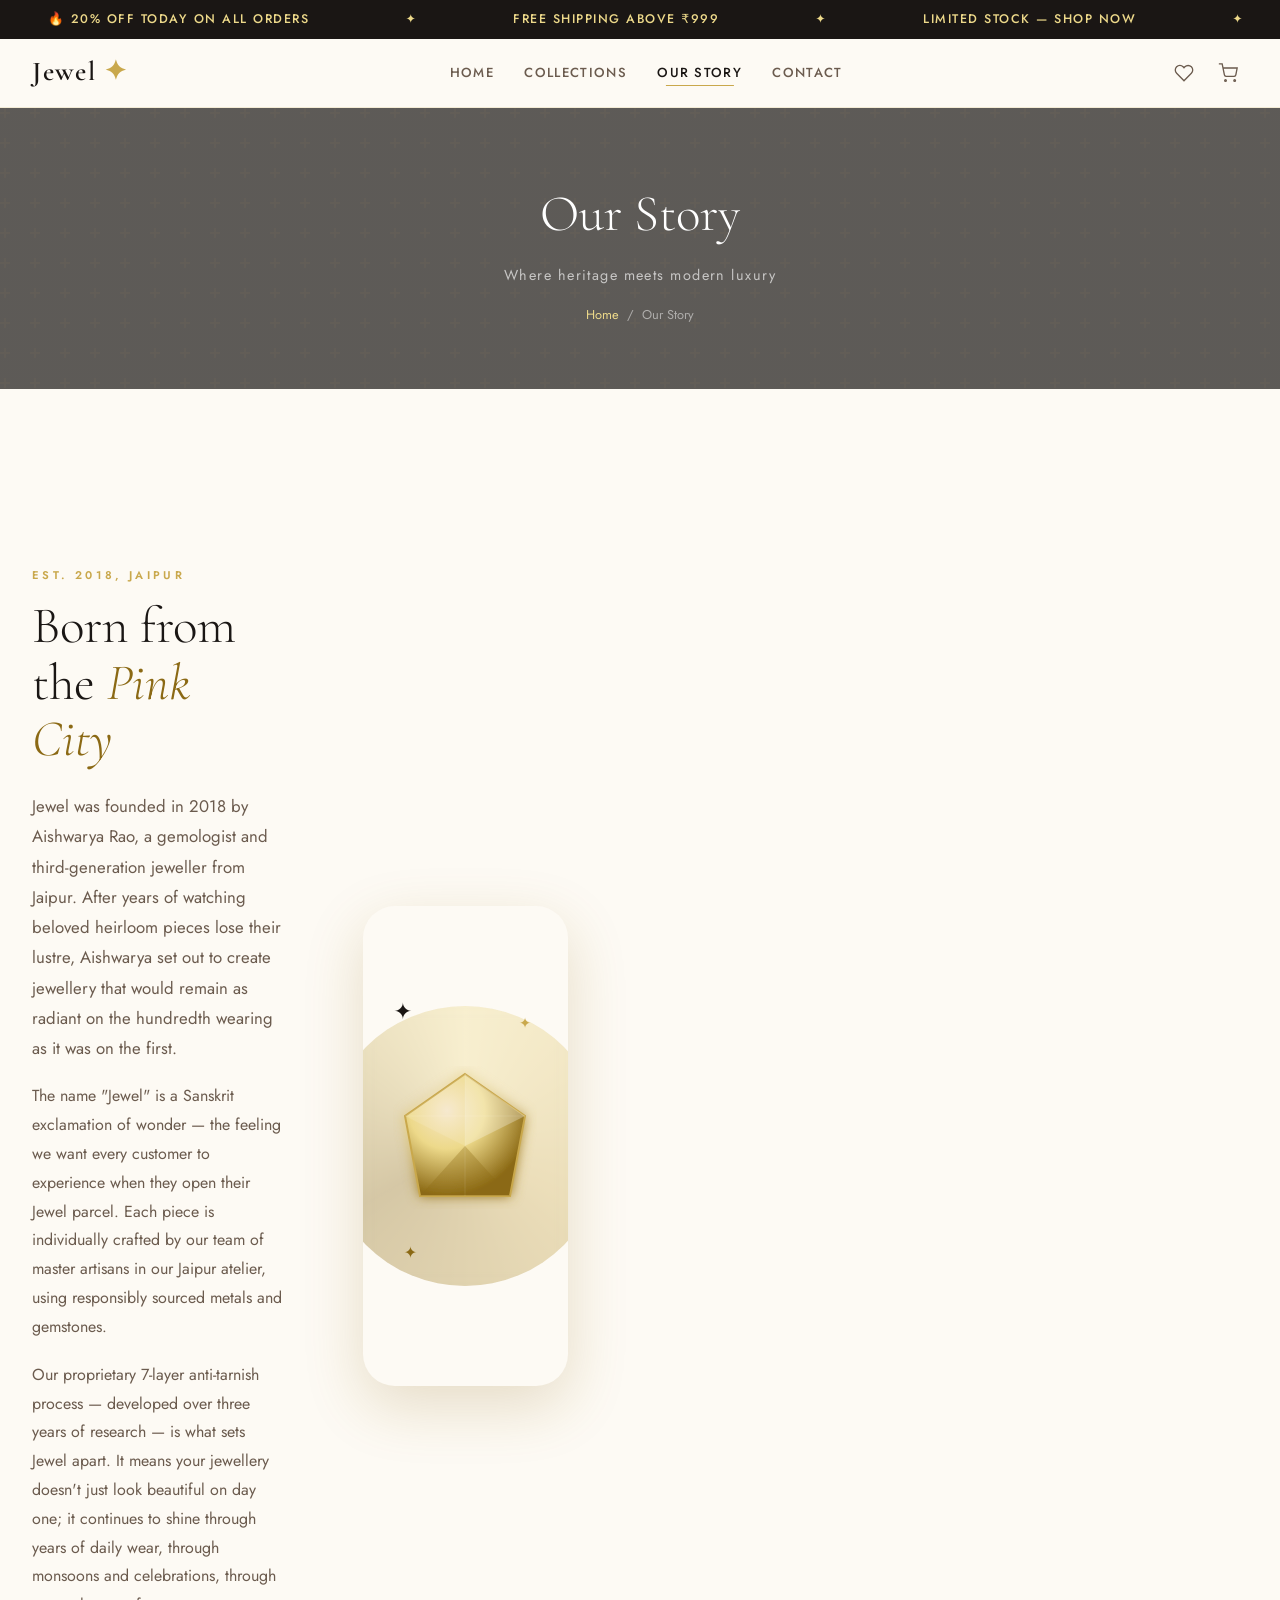
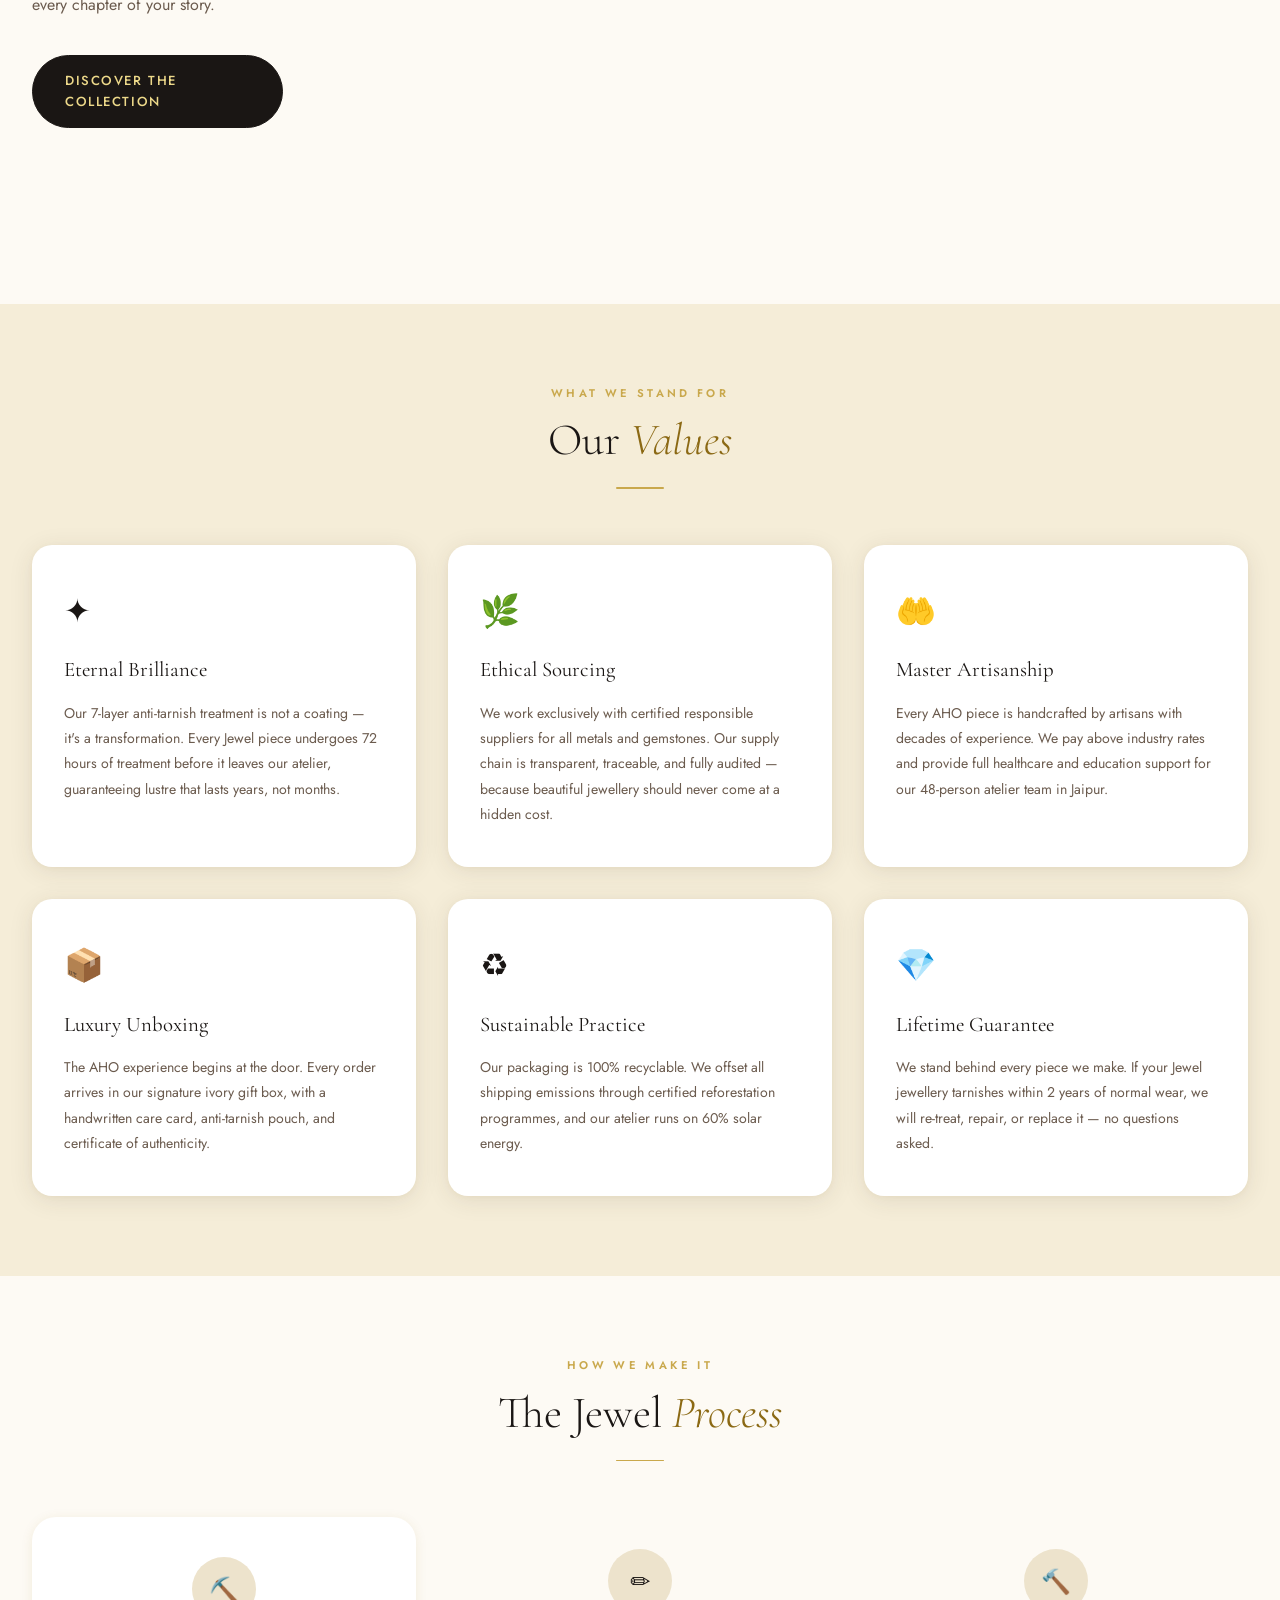
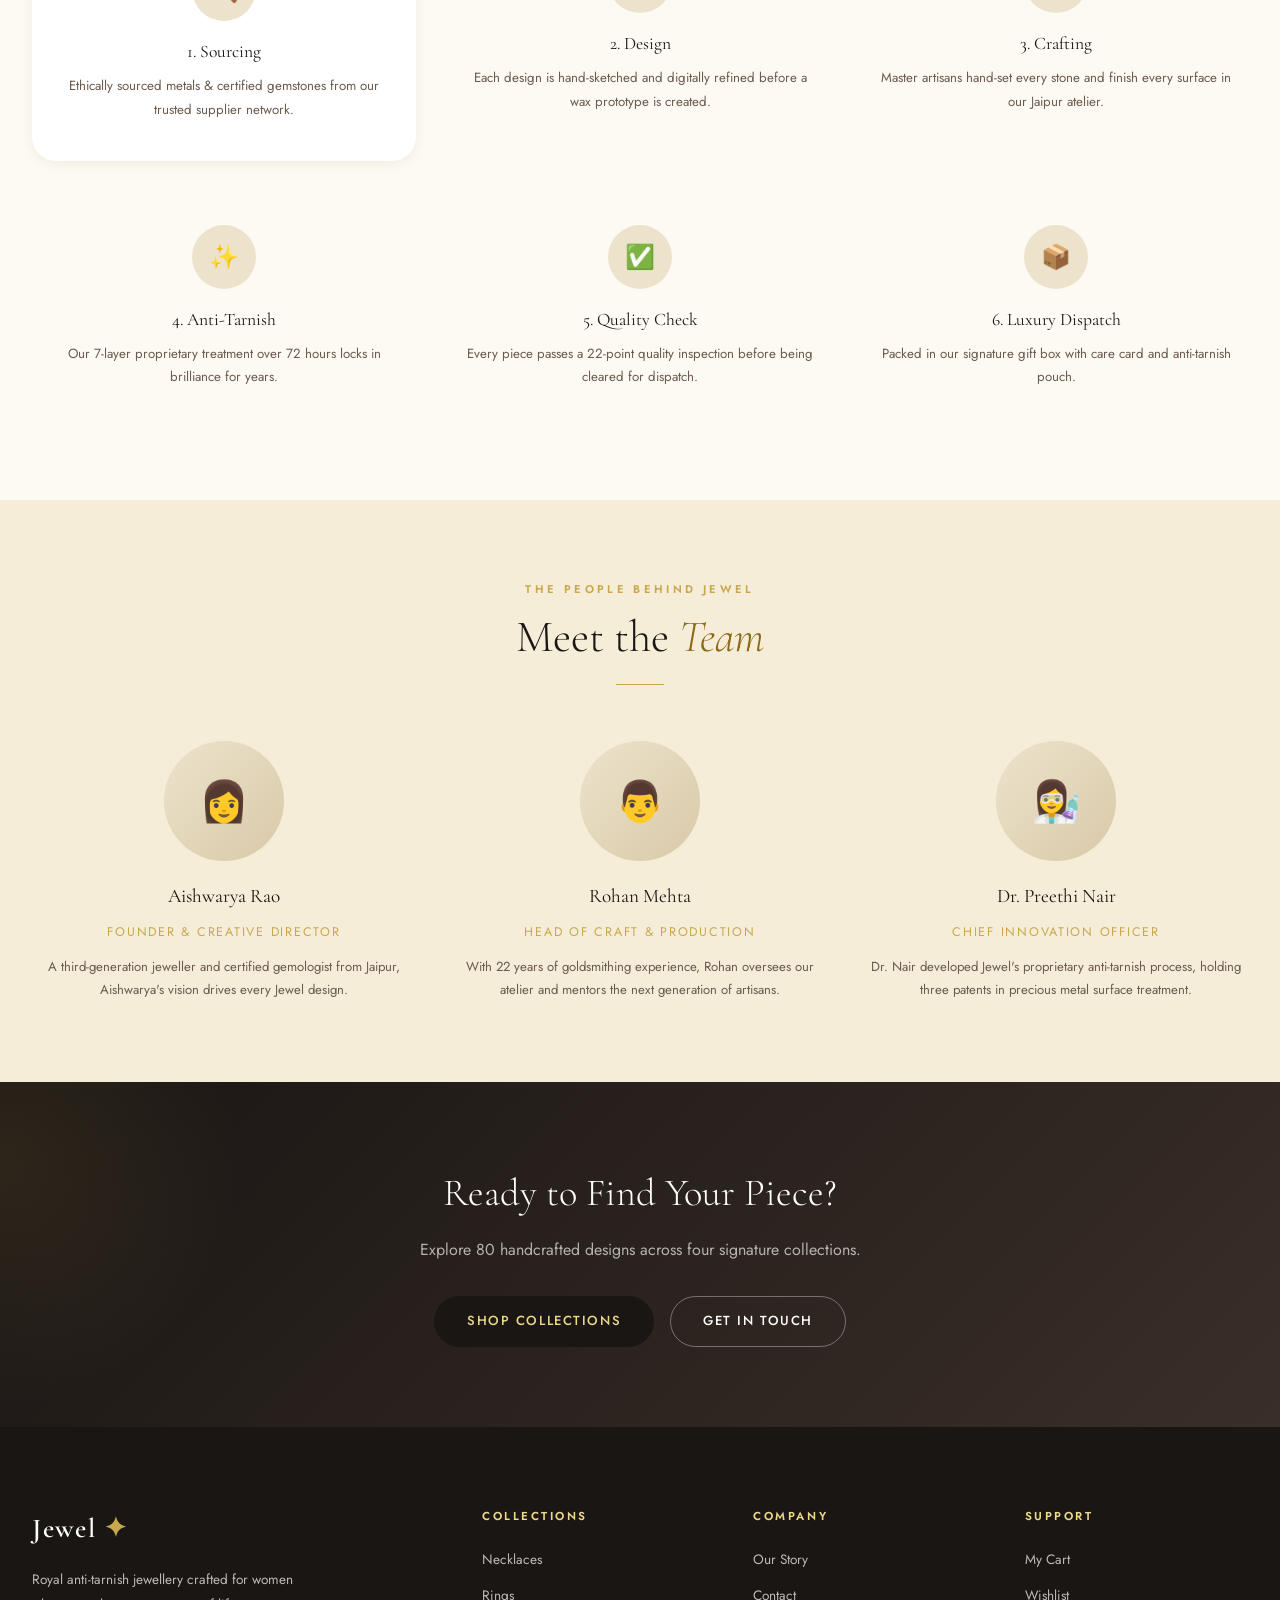
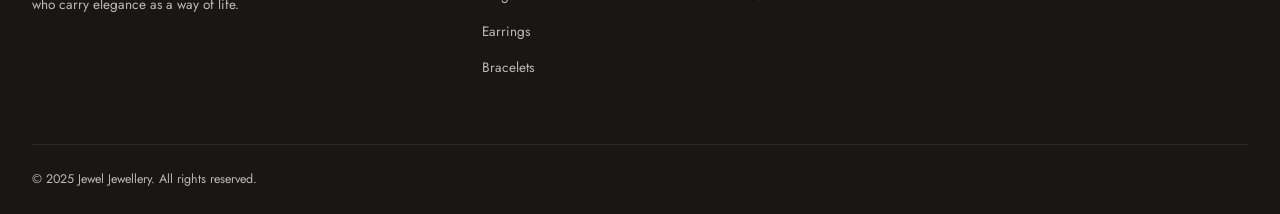
<file: about.html>
<!DOCTYPE html>
<html lang="en">
<head>
  <meta charset="UTF-8"/>
  <meta name="viewport" content="width=device-width, initial-scale=1.0"/>
  <title>Our Story — Jewel Jewellery</title>
  <link rel="stylesheet" href="css/style.css"/>
  <style>
    @media (max-width: 768px) {
      .about-story-grid { grid-template-columns: 1fr !important; gap: 2rem !important; text-align: center; padding: 2rem 1rem !important; }
      .about-visual-panel { order: -1; height: 300px; }
      .values-grid { grid-template-columns: 1fr; gap: 1rem; }
      .team-grid { grid-template-columns: 1fr; gap: 2rem; }
      .newsletter-section h2 { font-size: 1.8rem; }
      .process-timeline { grid-template-columns: repeat(2, 1fr) !important; gap: 1rem !important; }
      .process-step { padding: 1rem !important; }
    }
  </style>
</head>
<body>

<div class="offers-bar">
  <div class="offers-track">
    <span>🔥 20% OFF TODAY ON ALL ORDERS</span><span>✦</span>
    <span>FREE SHIPPING ABOVE ₹999</span><span>✦</span>
    <span>LIMITED STOCK — SHOP NOW</span><span>✦</span>
    <span>💎 ROYAL ANTI-TARNISH GUARANTEE</span><span>✦</span>
    <span>🔥 20% OFF TODAY ON ALL ORDERS</span><span>✦</span>
    <span>FREE SHIPPING ABOVE ₹999</span><span>✦</span>
    <span>LIMITED STOCK — SHOP NOW</span><span>✦</span>
    <span>💎 ROYAL ANTI-TARNISH GUARANTEE</span><span>✦</span>
  </div>
</div>

<nav class="site-nav" id="mainNav">
  <div class="nav-inner">
    <a href="index.html" class="nav-logo">Jewel <span>✦</span></a>
    <ul class="nav-links">
      <li><a href="index.html">Home</a></li>
      <li><a href="products.html">Collections</a></li>
      <li><a href="about.html" class="active">Our Story</a></li>
      <li><a href="contact.html">Contact</a></li>
    </ul>
    <div class="nav-actions">
      <a href="wishlist.html" class="nav-icon-btn" aria-label="Wishlist">
        <svg viewBox="0 0 24 24" fill="none" stroke="currentColor"><path d="M20.84 4.61a5.5 5.5 0 0 0-7.78 0L12 5.67l-1.06-1.06a5.5 5.5 0 0 0-7.78 7.78L12 21.23l8.84-8.84a5.5 5.5 0 0 0 0-7.78z"/></svg>
        <span class="wish-badge"></span>
      </a>
      <a href="cart.html" class="nav-icon-btn" aria-label="Cart">
        <svg viewBox="0 0 24 24" fill="none" stroke="currentColor"><circle cx="9" cy="21" r="1"/><circle cx="20" cy="21" r="1"/><path d="M1 1h4l2.68 13.39a2 2 0 0 0 2 1.61h9.72a2 2 0 0 0 2-1.61L23 6H6"/></svg>
        <span class="cart-badge"></span>
      </a>
      <button class="hamburger" id="hamburger" aria-label="Toggle menu" aria-expanded="false">
        <span></span><span></span><span></span>
      </button>
    </div>
  </div>
  <div class="mobile-menu" id="mobileMenu">
    <a href="index.html">Home</a>
    <a href="products.html">Collections</a>
    <a href="about.html">Our Story</a>
    <a href="contact.html">Contact</a>
    <a href="wishlist.html">Wishlist</a>
    <a href="cart.html">Cart</a>
  </div>
</nav>

<main class="page-wrapper">
  <div class="page-banner">
    <h1>Our Story</h1>
    <p>Where heritage meets modern luxury</p>
    <div class="breadcrumb">
      <a href="index.html">Home</a><span>/</span><span>Our Story</span>
    </div>
  </div>

  <!-- ABOUT STORY -->
  <section class="about-story">
    <div class="container about-story-grid" style="display:grid;grid-template-columns:1.1fr 0.9fr;gap:5rem;align-items:center;padding:6rem 2rem;">
      <div class="about-story-text">
        <p class="section-eyebrow" style="font-size:0.7rem;font-weight:600;letter-spacing:0.3em;text-transform:uppercase;color:var(--gold);margin-bottom:0.75rem;">Est. 2018, Jaipur</p>
        <h2 style="font-family:var(--font-display);font-size:clamp(2.2rem,4vw,3.2rem);font-weight:300;color:var(--charcoal);line-height:1.1;margin-bottom:1.5rem;">Born from the <em style="font-style:italic;color:var(--gold-dark);">Pink City</em></h2>
        <p style="font-size:1.05rem;color:var(--mocha);line-height:1.8;">Jewel was founded in 2018 by Aishwarya Rao, a gemologist and third-generation jeweller from Jaipur. After years of watching beloved heirloom pieces lose their lustre, Aishwarya set out to create jewellery that would remain as radiant on the hundredth wearing as it was on the first.</p>
        <p style="font-size:1rem;color:var(--mocha);line-height:1.8;margin-top:1rem;">The name "Jewel" is a Sanskrit exclamation of wonder — the feeling we want every customer to experience when they open their Jewel parcel. Each piece is individually crafted by our team of master artisans in our Jaipur atelier, using responsibly sourced metals and gemstones.</p>
        <p style="font-size:1rem;color:var(--mocha);line-height:1.8;margin-top:1rem;">Our proprietary 7-layer anti-tarnish process — developed over three years of research — is what sets Jewel apart. It means your jewellery doesn't just look beautiful on day one; it continues to shine through years of daily wear, through monsoons and celebrations, through every chapter of your story.</p>
        <a href="products.html" class="btn-primary" style="margin-top:1rem;">Discover the Collection</a>
      </div>
      <div class="about-visual-panel">
        <div class="about-orb"></div>
        <div class="about-gem">
          <svg viewBox="0 0 160 160" xmlns="http://www.w3.org/2000/svg">
            <defs>
              <radialGradient id="aboutGem" cx="35%" cy="30%" r="70%">
                <stop offset="0%" stop-color="#F5E6C8"/>
                <stop offset="45%" stop-color="#EDD98A"/>
                <stop offset="100%" stop-color="#8B6914"/>
              </radialGradient>
              <filter id="aboutGlow">
                <feGaussianBlur stdDeviation="6" result="blur"/>
                <feMerge><feMergeNode in="blur"/><feMergeNode in="SourceGraphic"/></feMerge>
              </filter>
            </defs>
            <g filter="url(#aboutGlow)">
              <polygon points="80,8 140,50 125,130 35,130 20,50" fill="url(#aboutGem)" stroke="#C9A84C" stroke-width="2"/>
              <polygon points="80,8 140,50 80,80" fill="rgba(255,255,255,0.28)"/>
              <polygon points="80,8 20,50 80,80" fill="rgba(255,255,255,0.12)"/>
              <polygon points="35,130 125,130 80,80" fill="rgba(139,105,20,0.32)"/>
              <line x1="80" y1="8" x2="80" y2="130" stroke="rgba(255,255,255,0.15)" stroke-width="0.7"/>
              <line x1="20" y1="50" x2="140" y2="50" stroke="rgba(255,255,255,0.15)" stroke-width="0.7"/>
            </g>
          </svg>
        </div>
        <!-- floating sparkles -->
        <div style="position:absolute;top:18%;left:15%;font-size:1.4rem;animation:gemFloat 3s ease-in-out infinite;animation-delay:0.5s;">✦</div>
        <div style="position:absolute;top:22%;right:18%;font-size:0.9rem;color:var(--gold);animation:gemFloat 4s ease-in-out infinite;animation-delay:1s;">✦</div>
        <div style="position:absolute;bottom:25%;left:20%;font-size:1rem;color:var(--gold-dark);animation:gemFloat 5s ease-in-out infinite;animation-delay:1.5s;">✦</div>
      </div>
    </div>
  </section>

  <!-- VALUES -->
  <section class="values-section">
    <div class="container">
      <div class="section-header">
        <p class="section-eyebrow">What We Stand For</p>
        <h2 class="section-title">Our <em>Values</em></h2>
        <div class="section-divider"></div>
      </div>
      <div class="values-grid">
        <div class="value-card">
          <div class="value-icon">✦</div>
          <h3>Eternal Brilliance</h3>
          <p>Our 7-layer anti-tarnish treatment is not a coating — it's a transformation. Every Jewel piece undergoes 72 hours of treatment before it leaves our atelier, guaranteeing lustre that lasts years, not months.</p>
        </div>
        <div class="value-card">
          <div class="value-icon">🌿</div>
          <h3>Ethical Sourcing</h3>
          <p>We work exclusively with certified responsible suppliers for all metals and gemstones. Our supply chain is transparent, traceable, and fully audited — because beautiful jewellery should never come at a hidden cost.</p>
        </div>
        <div class="value-card">
          <div class="value-icon">🤲</div>
          <h3>Master Artisanship</h3>
          <p>Every AHO piece is handcrafted by artisans with decades of experience. We pay above industry rates and provide full healthcare and education support for our 48-person atelier team in Jaipur.</p>
        </div>
        <div class="value-card">
          <div class="value-icon">📦</div>
          <h3>Luxury Unboxing</h3>
          <p>The AHO experience begins at the door. Every order arrives in our signature ivory gift box, with a handwritten care card, anti-tarnish pouch, and certificate of authenticity.</p>
        </div>
        <div class="value-card">
          <div class="value-icon">♻️</div>
          <h3>Sustainable Practice</h3>
          <p>Our packaging is 100% recyclable. We offset all shipping emissions through certified reforestation programmes, and our atelier runs on 60% solar energy.</p>
        </div>
        <div class="value-card">
          <div class="value-icon">💎</div>
          <h3>Lifetime Guarantee</h3>
          <p>We stand behind every piece we make. If your Jewel jewellery tarnishes within 2 years of normal wear, we will re-treat, repair, or replace it — no questions asked.</p>
        </div>
      </div>
    </div>
  </section>

  <!-- PROCESS TIMELINE -->
  <section style="padding:5rem 0;">
    <div class="container">
      <div class="section-header">
        <p class="section-eyebrow">How We Make It</p>
        <h2 class="section-title">The Jewel <em>Process</em></h2>
        <div class="section-divider"></div>
      </div>
      <div class="process-timeline" style="display:grid;grid-template-columns:repeat(3,1fr);gap:2rem;margin-top:2rem;">
        <div class="process-step" style="text-align:center;padding:2.5rem 1.5rem;background:white;border-radius:24px;box-shadow:var(--shadow-sm);">
          <div style="width:64px;height:64px;border-radius:50%;background:var(--cream);margin:0 auto 1rem;display:flex;align-items:center;justify-content:center;font-size:1.5rem;">⛏️</div>
          <h4 style="font-family:var(--font-display);font-size:1.1rem;font-weight:400;margin-bottom:0.5rem;">1. Sourcing</h4>
          <p style="font-size:0.83rem;color:var(--mocha);line-height:1.75;">Ethically sourced metals & certified gemstones from our trusted supplier network.</p>
        </div>
        <div style="text-align:center;padding:2rem 1rem;">
          <div style="width:64px;height:64px;border-radius:50%;background:var(--cream);margin:0 auto 1rem;display:flex;align-items:center;justify-content:center;font-size:1.5rem;">✏️</div>
          <h4 style="font-family:var(--font-display);font-size:1.1rem;font-weight:400;margin-bottom:0.5rem;">2. Design</h4>
          <p style="font-size:0.83rem;color:var(--mocha);line-height:1.75;">Each design is hand-sketched and digitally refined before a wax prototype is created.</p>
        </div>
        <div style="text-align:center;padding:2rem 1rem;">
          <div style="width:64px;height:64px;border-radius:50%;background:var(--cream);margin:0 auto 1rem;display:flex;align-items:center;justify-content:center;font-size:1.5rem;">🔨</div>
          <h4 style="font-family:var(--font-display);font-size:1.1rem;font-weight:400;margin-bottom:0.5rem;">3. Crafting</h4>
          <p style="font-size:0.83rem;color:var(--mocha);line-height:1.75;">Master artisans hand-set every stone and finish every surface in our Jaipur atelier.</p>
        </div>
        <div style="text-align:center;padding:2rem 1rem;">
          <div style="width:64px;height:64px;border-radius:50%;background:var(--cream);margin:0 auto 1rem;display:flex;align-items:center;justify-content:center;font-size:1.5rem;">✨</div>
          <h4 style="font-family:var(--font-display);font-size:1.1rem;font-weight:400;margin-bottom:0.5rem;">4. Anti-Tarnish</h4>
          <p style="font-size:0.83rem;color:var(--mocha);line-height:1.75;">Our 7-layer proprietary treatment over 72 hours locks in brilliance for years.</p>
        </div>
        <div style="text-align:center;padding:2rem 1rem;">
          <div style="width:64px;height:64px;border-radius:50%;background:var(--cream);margin:0 auto 1rem;display:flex;align-items:center;justify-content:center;font-size:1.5rem;">✅</div>
          <h4 style="font-family:var(--font-display);font-size:1.1rem;font-weight:400;margin-bottom:0.5rem;">5. Quality Check</h4>
          <p style="font-size:0.83rem;color:var(--mocha);line-height:1.75;">Every piece passes a 22-point quality inspection before being cleared for dispatch.</p>
        </div>
        <div style="text-align:center;padding:2rem 1rem;">
          <div style="width:64px;height:64px;border-radius:50%;background:var(--cream);margin:0 auto 1rem;display:flex;align-items:center;justify-content:center;font-size:1.5rem;">📦</div>
          <h4 style="font-family:var(--font-display);font-size:1.1rem;font-weight:400;margin-bottom:0.5rem;">6. Luxury Dispatch</h4>
          <p style="font-size:0.83rem;color:var(--mocha);line-height:1.75;">Packed in our signature gift box with care card and anti-tarnish pouch.</p>
        </div>
      </div>
    </div>
  </section>

  <!-- TEAM -->
  <section class="team-section" style="background:var(--ivory-warm);padding:5rem 0;">
    <div class="container">
      <div class="section-header">
        <p class="section-eyebrow">The People Behind Jewel</p>
        <h2 class="section-title">Meet the <em>Team</em></h2>
        <div class="section-divider"></div>
      </div>
      <div class="team-grid">
        <div class="team-card">
          <div class="team-avatar" style="background:linear-gradient(135deg,var(--cream),var(--nude));">👩</div>
          <h4>Aishwarya Rao</h4>
          <span>Founder & Creative Director</span>
          <p style="font-size:0.82rem;color:var(--mocha);margin-top:0.75rem;line-height:1.75;">A third-generation jeweller and certified gemologist from Jaipur, Aishwarya's vision drives every Jewel design.</p>
        </div>
        <div class="team-card">
          <div class="team-avatar" style="background:linear-gradient(135deg,var(--cream),var(--nude));">👨</div>
          <h4>Rohan Mehta</h4>
          <span>Head of Craft & Production</span>
          <p style="font-size:0.82rem;color:var(--mocha);margin-top:0.75rem;line-height:1.75;">With 22 years of goldsmithing experience, Rohan oversees our atelier and mentors the next generation of artisans.</p>
        </div>
        <div class="team-card">
          <div class="team-avatar" style="background:linear-gradient(135deg,var(--cream),var(--nude));">👩‍🔬</div>
          <h4>Dr. Preethi Nair</h4>
          <span>Chief Innovation Officer</span>
          <p style="font-size:0.82rem;color:var(--mocha);margin-top:0.75rem;line-height:1.75;">Dr. Nair developed Jewel's proprietary anti-tarnish process, holding three patents in precious metal surface treatment.</p>
        </div>
      </div>
    </div>
  </section>

  <!-- CTA -->
  <section class="newsletter-section">
    <div class="container">
      <h2>Ready to Find Your Piece?</h2>
      <p>Explore 80 handcrafted designs across four signature collections.</p>
      <div style="display:flex;gap:1rem;justify-content:center;flex-wrap:wrap;margin-top:0.5rem;">
        <a href="products.html" class="btn-primary" style="border-radius:50px;">Shop Collections</a>
        <a href="contact.html" class="btn-ghost" style="border-radius:50px;color:white;border-color:rgba(255,255,255,0.35);">Get in Touch</a>
      </div>
    </div>
  </section>

</main>

<footer class="site-footer">
  <div class="container">
    <div class="footer-grid">
      <div class="footer-brand">
        <a href="index.html" class="nav-logo">Jewel <span style="color:var(--gold)">✦</span></a>
        <p>Royal anti-tarnish jewellery crafted for women who carry elegance as a way of life.</p>
      </div>
      <div class="footer-col"><h4>Collections</h4><ul>
        <li><a href="products.html?cat=necklaces">Necklaces</a></li>
        <li><a href="products.html?cat=rings">Rings</a></li>
        <li><a href="products.html?cat=earrings">Earrings</a></li>
        <li><a href="products.html?cat=bracelets">Bracelets</a></li>
      </ul></div>
      <div class="footer-col"><h4>Company</h4><ul>
        <li><a href="about.html">Our Story</a></li>
        <li><a href="contact.html">Contact</a></li>
      </ul></div>
      <div class="footer-col"><h4>Support</h4><ul>
        <li><a href="cart.html">My Cart</a></li>
        <li><a href="wishlist.html">Wishlist</a></li>
      </ul></div>
    </div>
    <div class="footer-bottom"><span>© 2025 Jewel Jewellery. All rights reserved.</span></div>
  </div>
</footer>

<script src="js/products.js"></script>
<script src="js/cart.js"></script>
<script src="js/wishlist.js"></script>
<script>
(function(){
  const nav = document.getElementById('mainNav');
  window.addEventListener('scroll', () => nav.classList.toggle('scrolled', window.scrollY > 40), { passive: true });
  const ham = document.getElementById('hamburger');
  const mob = document.getElementById('mobileMenu');
  ham.addEventListener('click', () => { const o = mob.classList.toggle('open'); ham.setAttribute('aria-expanded', o); });
})();
</script>
</body>
</html>
</file>
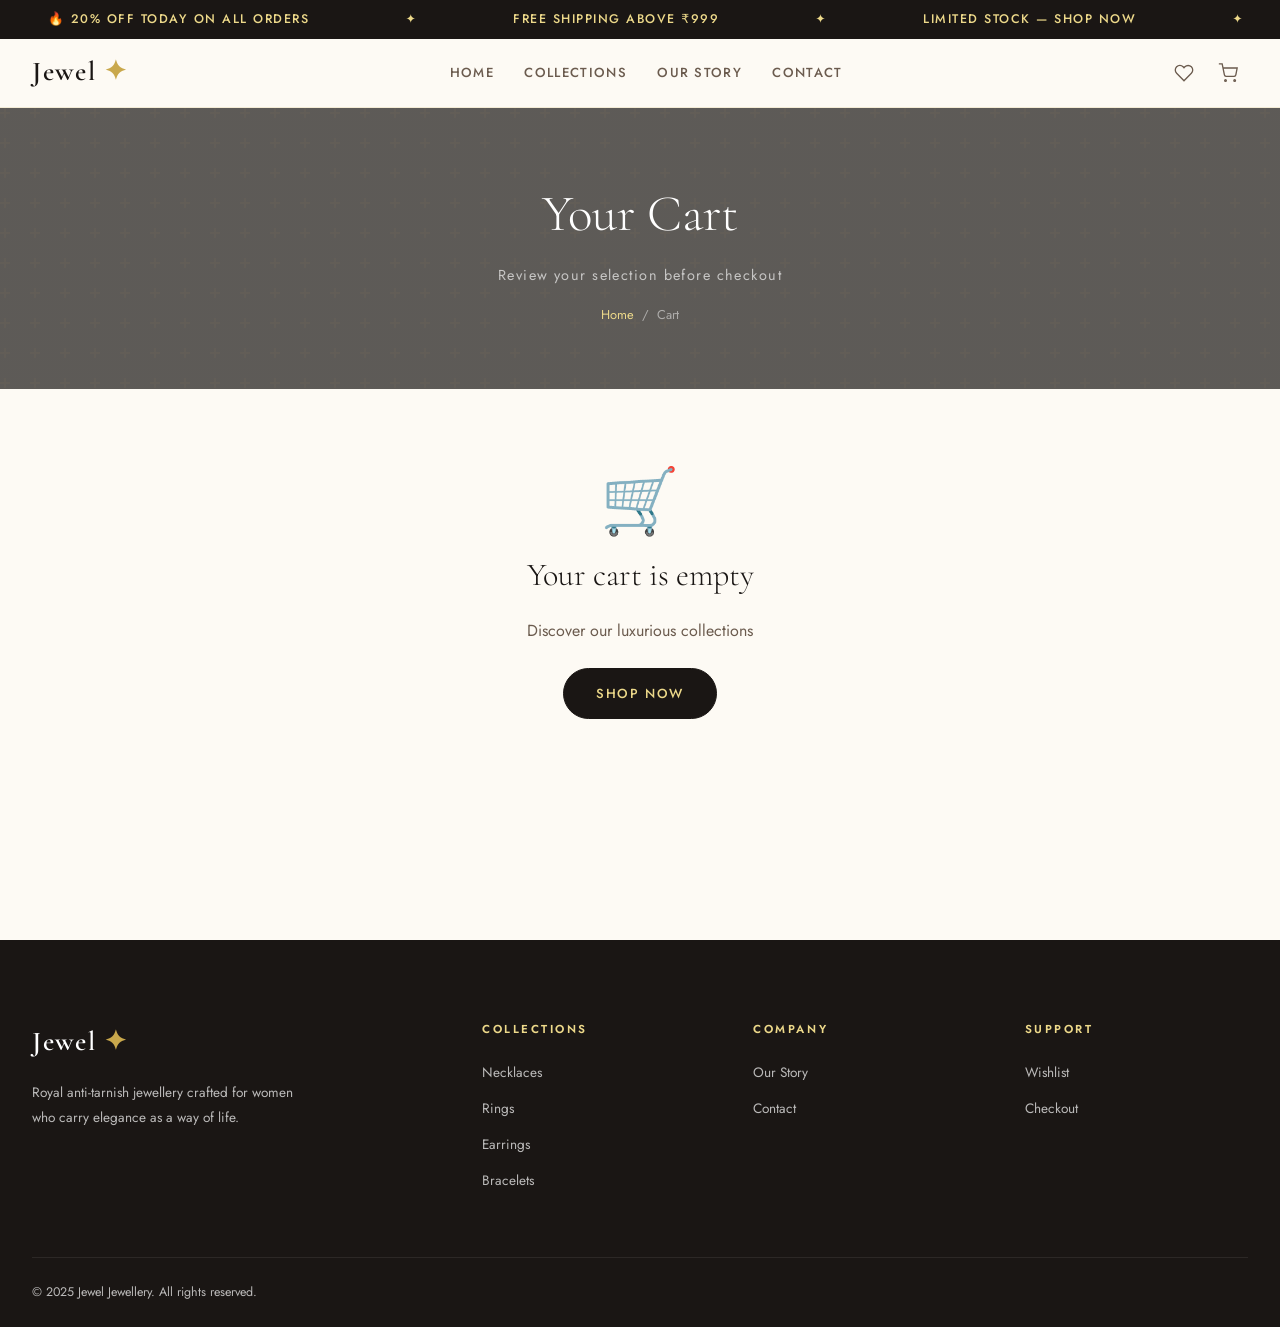
<file: cart.html>
<!DOCTYPE html>
<html lang="en">
<head>
  <meta charset="UTF-8"/>
  <meta name="viewport" content="width=device-width, initial-scale=1.0"/>
  <title>Your Cart — Jewel Jewellery</title>
  <link rel="stylesheet" href="css/style.css"/>
</head>
<body>

<div class="offers-bar">
  <div class="offers-track">
    <span>🔥 20% OFF TODAY ON ALL ORDERS</span><span>✦</span>
    <span>FREE SHIPPING ABOVE ₹999</span><span>✦</span>
    <span>LIMITED STOCK — SHOP NOW</span><span>✦</span>
    <span>💎 ROYAL ANTI-TARNISH GUARANTEE</span><span>✦</span>
    <span>🔥 20% OFF TODAY ON ALL ORDERS</span><span>✦</span>
    <span>FREE SHIPPING ABOVE ₹999</span><span>✦</span>
    <span>LIMITED STOCK — SHOP NOW</span><span>✦</span>
    <span>💎 ROYAL ANTI-TARNISH GUARANTEE</span><span>✦</span>
  </div>
</div>

<nav class="site-nav" id="mainNav">
  <div class="nav-inner">
    <a href="index.html" class="nav-logo">Jewel <span>✦</span></a>
    <ul class="nav-links">
      <li><a href="index.html">Home</a></li>
      <li><a href="products.html">Collections</a></li>
      <li><a href="about.html">Our Story</a></li>
      <li><a href="contact.html">Contact</a></li>
    </ul>
    <div class="nav-actions">
      <a href="wishlist.html" class="nav-icon-btn" aria-label="Wishlist">
        <svg viewBox="0 0 24 24" fill="none" stroke="currentColor"><path d="M20.84 4.61a5.5 5.5 0 0 0-7.78 0L12 5.67l-1.06-1.06a5.5 5.5 0 0 0-7.78 7.78L12 21.23l8.84-8.84a5.5 5.5 0 0 0 0-7.78z"/></svg>
        <span class="wish-badge"></span>
      </a>
      <a href="cart.html" class="nav-icon-btn" aria-label="Cart">
        <svg viewBox="0 0 24 24" fill="none" stroke="currentColor"><circle cx="9" cy="21" r="1"/><circle cx="20" cy="21" r="1"/><path d="M1 1h4l2.68 13.39a2 2 0 0 0 2 1.61h9.72a2 2 0 0 0 2-1.61L23 6H6"/></svg>
        <span class="cart-badge"></span>
      </a>
      <button class="hamburger" id="hamburger" aria-label="Toggle menu" aria-expanded="false">
        <span></span><span></span><span></span>
      </button>
    </div>
  </div>
  <div class="mobile-menu" id="mobileMenu">
    <a href="index.html">Home</a>
    <a href="products.html">Collections</a>
    <a href="about.html">Our Story</a>
    <a href="contact.html">Contact</a>
    <a href="wishlist.html">Wishlist</a>
    <a href="cart.html">Cart</a>
  </div>
</nav>

<main class="page-wrapper">
  <div class="page-banner">
    <h1>Your Cart</h1>
    <p>Review your selection before checkout</p>
    <div class="breadcrumb">
      <a href="index.html">Home</a><span>/</span><span>Cart</span>
    </div>
  </div>
  <div class="container">
    <div id="cartRoot"></div>
  </div>
</main>

<footer class="site-footer">
  <div class="container">
    <div class="footer-grid">
      <div class="footer-brand">
        <a href="index.html" class="nav-logo">Jewel <span style="color:var(--gold)">✦</span></a>
        <p>Royal anti-tarnish jewellery crafted for women who carry elegance as a way of life.</p>
      </div>
      <div class="footer-col"><h4>Collections</h4><ul>
        <li><a href="products.html?cat=necklaces">Necklaces</a></li>
        <li><a href="products.html?cat=rings">Rings</a></li>
        <li><a href="products.html?cat=earrings">Earrings</a></li>
        <li><a href="products.html?cat=bracelets">Bracelets</a></li>
      </ul></div>
      <div class="footer-col"><h4>Company</h4><ul>
        <li><a href="about.html">Our Story</a></li>
        <li><a href="contact.html">Contact</a></li>
      </ul></div>
      <div class="footer-col"><h4>Support</h4><ul>
        <li><a href="wishlist.html">Wishlist</a></li>
        <li><a href="checkout.html">Checkout</a></li>
      </ul></div>
    </div>
    <div class="footer-bottom"><span>© 2025 Jewel Jewellery. All rights reserved.</span></div>
  </div>
</footer>

<script src="js/products.js"></script>
<script src="js/cart.js"></script>
<script src="js/wishlist.js"></script>
<script>
(function(){
  const nav = document.getElementById('mainNav');
  window.addEventListener('scroll', () => nav.classList.toggle('scrolled', window.scrollY > 40), { passive: true });
  const ham = document.getElementById('hamburger');
  const mob = document.getElementById('mobileMenu');
  ham.addEventListener('click', () => { const o = mob.classList.toggle('open'); ham.setAttribute('aria-expanded', o); });
  Cart.renderCartPage(document.getElementById('cartRoot'));
})();
</script>
</body>
</html>
</file>
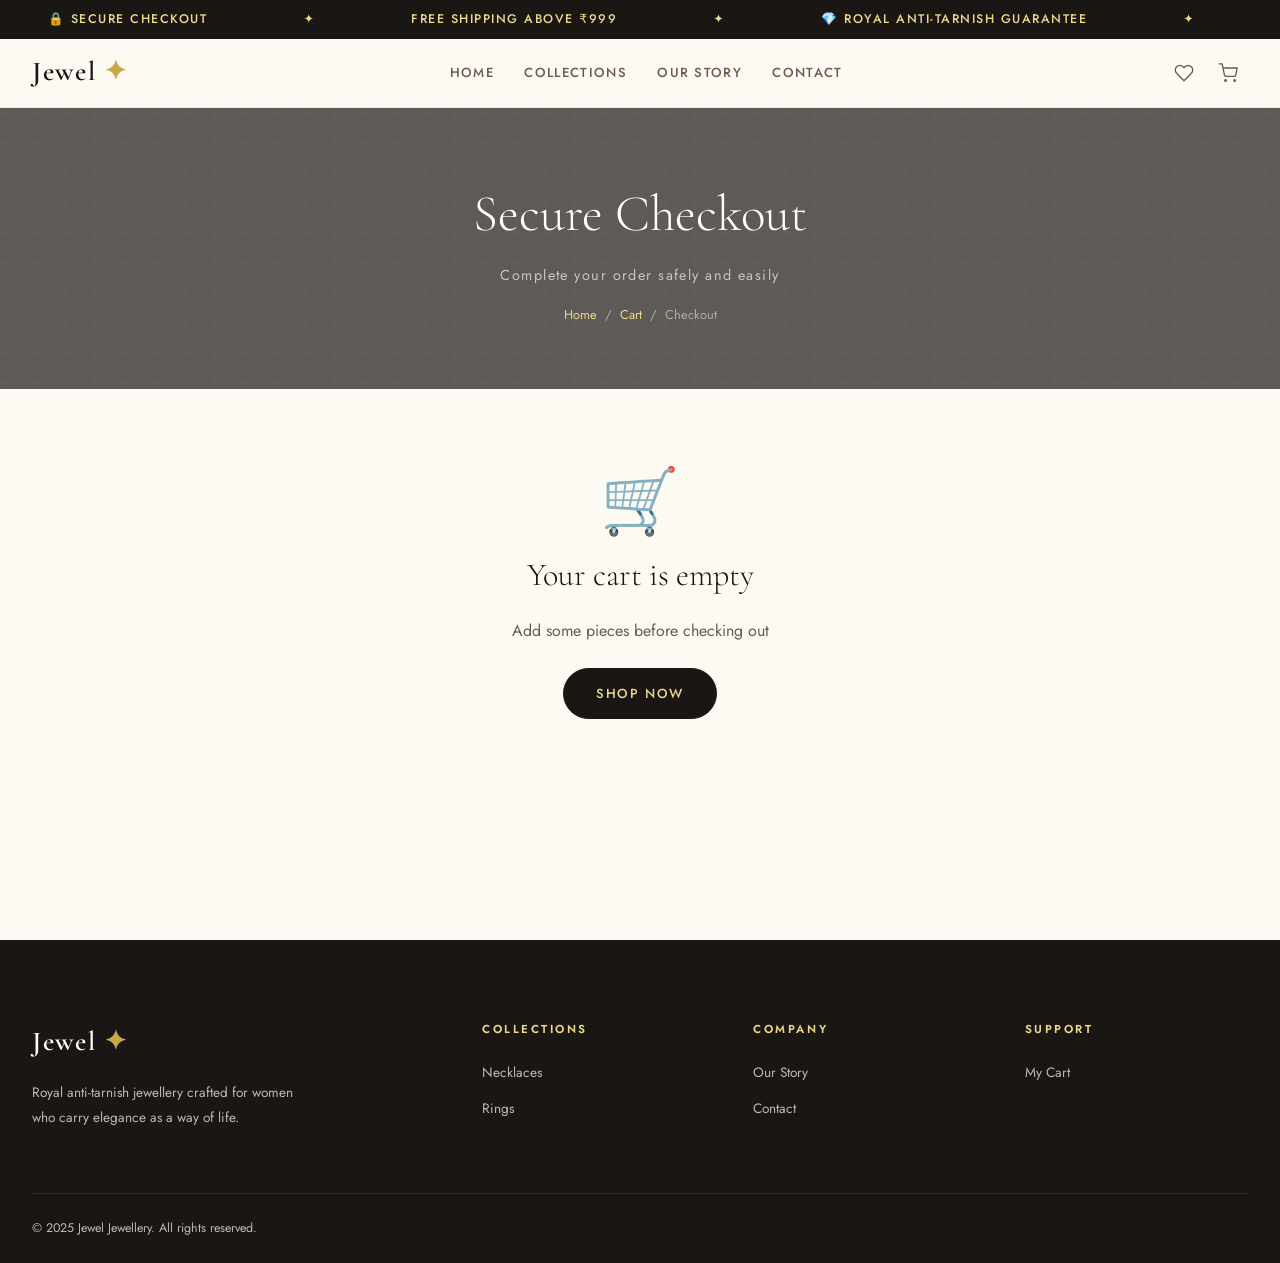
<file: checkout.html>
<!DOCTYPE html>
<html lang="en">
<head>
  <meta charset="UTF-8"/>
  <meta name="viewport" content="width=device-width, initial-scale=1.0"/>
  <title>Checkout — AHO Jewellery</title>
  <link rel="stylesheet" href="css/style.css"/>
  <style>
    @media (max-width: 768px) {
      .checkout-layout { grid-template-columns: 1fr !important; gap: 3rem; }
      .checkout-summary { order: -1; }
      .form-grid { grid-template-columns: 1fr !important; }
      .payment-options { grid-template-columns: 1fr; }
    }
  </style>
</head>
<body>

<div class="offers-bar">
  <div class="offers-track">
    <span>🔒 SECURE CHECKOUT</span><span>✦</span>
    <span>FREE SHIPPING ABOVE ₹999</span><span>✦</span>
    <span>💎 ROYAL ANTI-TARNISH GUARANTEE</span><span>✦</span>
    <span>🔒 SECURE CHECKOUT</span><span>✦</span>
    <span>FREE SHIPPING ABOVE ₹999</span><span>✦</span>
    <span>💎 ROYAL ANTI-TARNISH GUARANTEE</span><span>✦</span>
  </div>
</div>

<nav class="site-nav" id="mainNav">
  <div class="nav-inner">
    <a href="index.html" class="nav-logo">Jewel <span>✦</span></a>
    <ul class="nav-links">
      <li><a href="index.html">Home</a></li>
      <li><a href="products.html">Collections</a></li>
      <li><a href="about.html">Our Story</a></li>
      <li><a href="contact.html">Contact</a></li>
    </ul>
    <div class="nav-actions">
      <a href="wishlist.html" class="nav-icon-btn" aria-label="Wishlist">
        <svg viewBox="0 0 24 24" fill="none" stroke="currentColor"><path d="M20.84 4.61a5.5 5.5 0 0 0-7.78 0L12 5.67l-1.06-1.06a5.5 5.5 0 0 0-7.78 7.78L12 21.23l8.84-8.84a5.5 5.5 0 0 0 0-7.78z"/></svg>
        <span class="wish-badge"></span>
      </a>
      <a href="cart.html" class="nav-icon-btn" aria-label="Cart">
        <svg viewBox="0 0 24 24" fill="none" stroke="currentColor"><circle cx="9" cy="21" r="1"/><circle cx="20" cy="21" r="1"/><path d="M1 1h4l2.68 13.39a2 2 0 0 0 2 1.61h9.72a2 2 0 0 0 2-1.61L23 6H6"/></svg>
        <span class="cart-badge"></span>
      </a>
    </div>
  </div>
</nav>

<main class="page-wrapper">
  <div class="page-banner">
    <h1>Secure Checkout</h1>
    <p>Complete your order safely and easily</p>
    <div class="breadcrumb">
      <a href="index.html">Home</a><span>/</span>
      <a href="cart.html">Cart</a><span>/</span><span>Checkout</span>
    </div>
  </div>

  <div class="container" id="checkoutMain">
    <!-- Rendered by JS -->
  </div>
</main>

<footer class="site-footer">
  <div class="container">
    <div class="footer-grid">
      <div class="footer-brand">
        <a href="index.html" class="nav-logo">Jewel <span style="color:var(--gold)">✦</span></a>
        <p>Royal anti-tarnish jewellery crafted for women who carry elegance as a way of life.</p>
      </div>
      <div class="footer-col"><h4>Collections</h4><ul>
        <li><a href="products.html?cat=necklaces">Necklaces</a></li>
        <li><a href="products.html?cat=rings">Rings</a></li>
      </ul></div>
      <div class="footer-col"><h4>Company</h4><ul>
        <li><a href="about.html">Our Story</a></li>
        <li><a href="contact.html">Contact</a></li>
      </ul></div>
      <div class="footer-col"><h4>Support</h4><ul>
        <li><a href="cart.html">My Cart</a></li>
      </ul></div>
    </div>
    <div class="footer-bottom"><span>© 2025 Jewel Jewellery. All rights reserved.</span></div>
  </div>
</footer>

<script src="js/products.js"></script>
<script src="js/cart.js"></script>
<script src="js/wishlist.js"></script>
<script>
(function(){
  const nav = document.getElementById('mainNav');
  window.addEventListener('scroll', () => nav.classList.toggle('scrolled', window.scrollY > 40), { passive: true });

  const root = document.getElementById('checkoutMain');

  function renderCheckout() {
    const items = Cart.getItems();
    if (!items.length) {
      root.innerHTML = `
        <div class="empty-cart">
          <div class="empty-icon">🛒</div>
          <h2>Your cart is empty</h2>
          <p>Add some pieces before checking out</p>
          <a href="products.html" class="btn-primary">Shop Now</a>
        </div>`;
      return;
    }

    const fmt = Products.formatPrice;
    const subtotal = Cart.total();
    const shipping = subtotal >= 999 ? 0 : 149;
    const grand = subtotal + shipping;

    // Build item rows for summary
    let itemRows = items.map(item => {
      const p = Products.getById(item.id);
      if (!p) return '';
      return `
        <div class="co-item">
          <div class="co-thumb">${Products.getProductSVG(p)}</div>
          <div class="co-item-info">
            <h4>${p.name}</h4>
            <span>Qty: ${item.qty} · ${p.category}</span>
          </div>
          <div class="co-item-price">${fmt(p.price * item.qty)}</div>
        </div>`;
    }).join('');

    root.innerHTML = `
      <div class="checkout-layout">
        <div class="checkout-form-section">
          <h2>Delivery Details</h2>

          <form id="checkoutForm" novalidate>
            <div class="form-section">
              <h3>Personal Information</h3>
              <div class="form-grid">
                <div class="form-group">
                  <label for="firstName">First Name *</label>
                  <input type="text" id="firstName" name="firstName" placeholder="Priya" required/>
                </div>
                <div class="form-group">
                  <label for="lastName">Last Name *</label>
                  <input type="text" id="lastName" name="lastName" placeholder="Sharma" required/>
                </div>
                <div class="form-group">
                  <label for="email">Email Address *</label>
                  <input type="email" id="email" name="email" placeholder="priya@example.com" required/>
                </div>
                <div class="form-group">
                  <label for="phone">Phone Number *</label>
                  <input type="tel" id="phone" name="phone" placeholder="+91 98765 43210" required/>
                </div>
              </div>
            </div>

            <div class="form-section">
              <h3>Shipping Address</h3>
              <div class="form-grid">
                <div class="form-group" style="grid-column:1/-1;">
                  <label for="address">Street Address *</label>
                  <input type="text" id="address" name="address" placeholder="123, MG Road, Indiranagar" required/>
                </div>
                <div class="form-group">
                  <label for="city">City *</label>
                  <input type="text" id="city" name="city" placeholder="Bengaluru" required/>
                </div>
                <div class="form-group">
                  <label for="state">State *</label>
                  <select id="state" name="state" required>
                    <option value="">Select State</option>
                    <option>Andhra Pradesh</option><option>Delhi</option>
                    <option>Gujarat</option><option>Karnataka</option>
                    <option>Kerala</option><option>Maharashtra</option>
                    <option>Rajasthan</option><option>Tamil Nadu</option>
                    <option>Telangana</option><option>Uttar Pradesh</option>
                    <option>West Bengal</option>
                  </select>
                </div>
                <div class="form-group">
                  <label for="pincode">Pincode *</label>
                  <input type="text" id="pincode" name="pincode" placeholder="560001" maxlength="6" required/>
                </div>
                <div class="form-group">
                  <label for="country">Country</label>
                  <input type="text" id="country" name="country" value="India" readonly style="background:var(--ivory-warm);"/>
                </div>
              </div>
            </div>

            <div class="form-section">
              <h3>Payment Method</h3>
              <div class="payment-options">
                <label class="pay-option">
                  <input type="radio" name="payment" value="upi" checked/>
                  <span class="pay-option-icon">📱</span>
                  <div>
                    <div class="pay-option-label">UPI</div>
                    <div style="font-size:0.72rem;color:var(--mist);">GPay, PhonePe, Paytm</div>
                  </div>
                </label>
                <label class="pay-option">
                  <input type="radio" name="payment" value="card"/>
                  <span class="pay-option-icon">💳</span>
                  <div>
                    <div class="pay-option-label">Credit / Debit Card</div>
                    <div style="font-size:0.72rem;color:var(--mist);">Visa, Mastercard, RuPay</div>
                  </div>
                </label>
                <label class="pay-option">
                  <input type="radio" name="payment" value="netbanking"/>
                  <span class="pay-option-icon">🏦</span>
                  <div>
                    <div class="pay-option-label">Net Banking</div>
                    <div style="font-size:0.72rem;color:var(--mist);">All major banks</div>
                  </div>
                </label>
                <label class="pay-option">
                  <input type="radio" name="payment" value="cod"/>
                  <span class="pay-option-icon">💵</span>
                  <div>
                    <div class="pay-option-label">Cash on Delivery</div>
                    <div style="font-size:0.72rem;color:var(--mist);">Pay when you receive</div>
                  </div>
                </label>
              </div>
            </div>

            <button type="submit" class="btn-primary full-btn" style="margin-top:1.5rem;font-size:0.9rem;padding:1rem;">
              Place Order — ${fmt(grand)}
            </button>
            <p style="font-size:0.75rem;color:var(--mist);text-align:center;margin-top:0.75rem;">
              🔒 Your information is encrypted and secure
            </p>
          </form>
        </div>

        <aside class="checkout-summary">
          <h3>Order Summary</h3>
          ${itemRows}
          <div style="margin-top:1.25rem;">
            <div class="summary-row"><span>Subtotal</span><span>${fmt(subtotal)}</span></div>
            <div class="summary-row"><span>Shipping</span><span>${shipping === 0 ? '<em style="color:#5c9e6b">Free</em>' : fmt(shipping)}</span></div>
            <div class="summary-row total-row"><span>Total</span><span>${fmt(grand)}</span></div>
          </div>
          ${shipping > 0 ? `<p style="font-size:0.78rem;color:#5c9e6b;text-align:center;margin-top:0.5rem;">Add ${fmt(999-subtotal)} more for free shipping</p>` : ''}
          <div style="margin-top:1.5rem;padding:1rem;background:var(--ivory-warm);border-radius:12px;">
            <p style="font-size:0.8rem;font-weight:600;color:var(--charcoal);margin-bottom:0.5rem;">✦ Jewel Guarantee</p>
            <p style="font-size:0.75rem;color:var(--mocha);line-height:1.7;">Every piece comes with our lifetime anti-tarnish guarantee and signature gift packaging.</p>
          </div>
        </aside>
      </div>`;

    document.getElementById('checkoutForm').addEventListener('submit', e => {
      e.preventDefault();
      const form = e.target;
      const requiredFields = form.querySelectorAll('input[required], select[required]');
      let isValid = true;

      form.querySelectorAll('.error-msg').forEach(m => m.remove());
      requiredFields.forEach(field => {
        field.classList.remove('error');
        if (!field.value.trim()) {
          isValid = false;
          field.classList.add('error');
          const err = document.createElement('span');
          err.className = 'error-msg';
          err.textContent = 'Required';
          field.parentNode.appendChild(err);
        }
      });

      if (!isValid) return;
      
      const fd = new FormData(form);
      // Success
      Cart.clear();
      root.innerHTML = `
        <div class="order-success" style="padding:6rem 2rem;">
          <div class="order-success-icon">✦</div>
          <h1>Order Placed!</h1>
          <p>Thank you, ${fd.get('firstName')}! Your order has been placed successfully. You will receive a confirmation at <strong>${fd.get('email')}</strong>.</p>
          <p style="font-size:0.85rem;color:var(--mist);">Estimated delivery: 2–5 business days</p>
          <a href="products.html" class="btn-primary" style="margin-top:1rem;">Continue Shopping</a>
        </div>`;
    });
  }

  renderCheckout();
})();
</script>
</body>
</html>
</file>
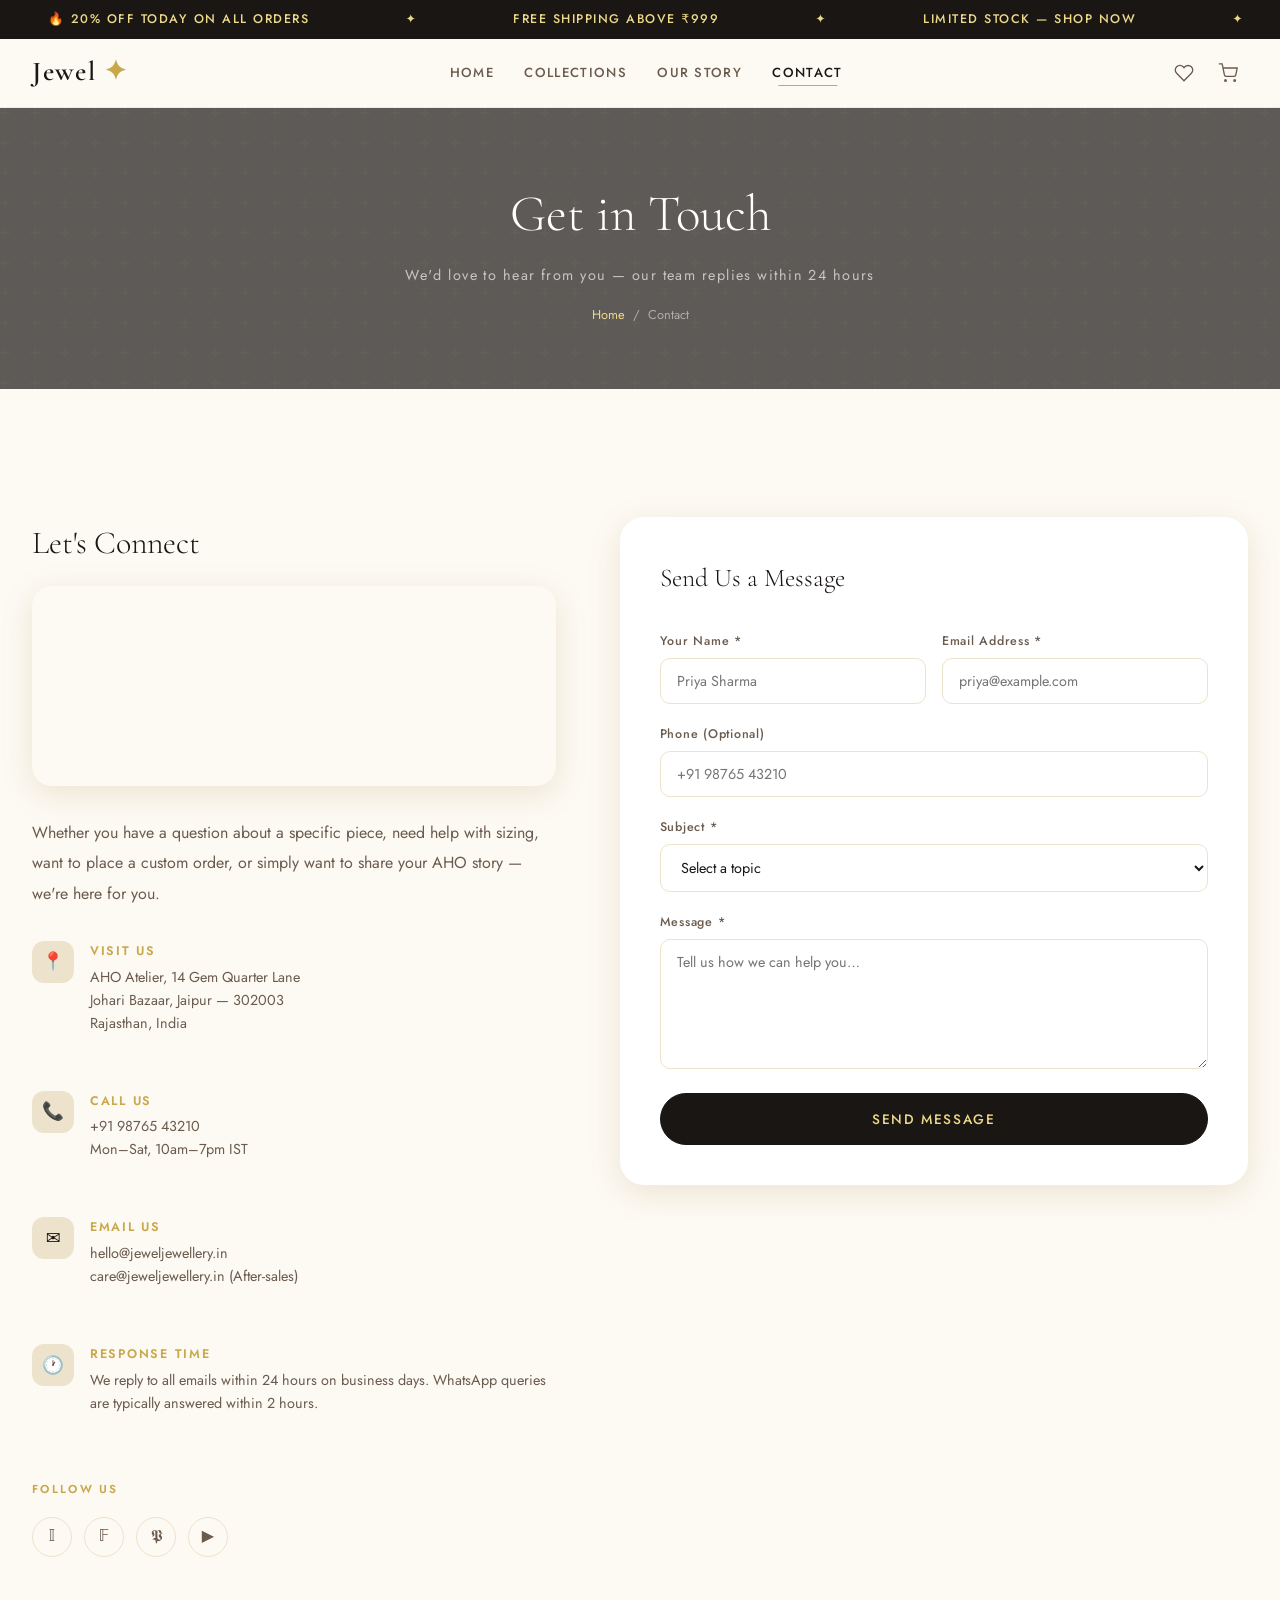
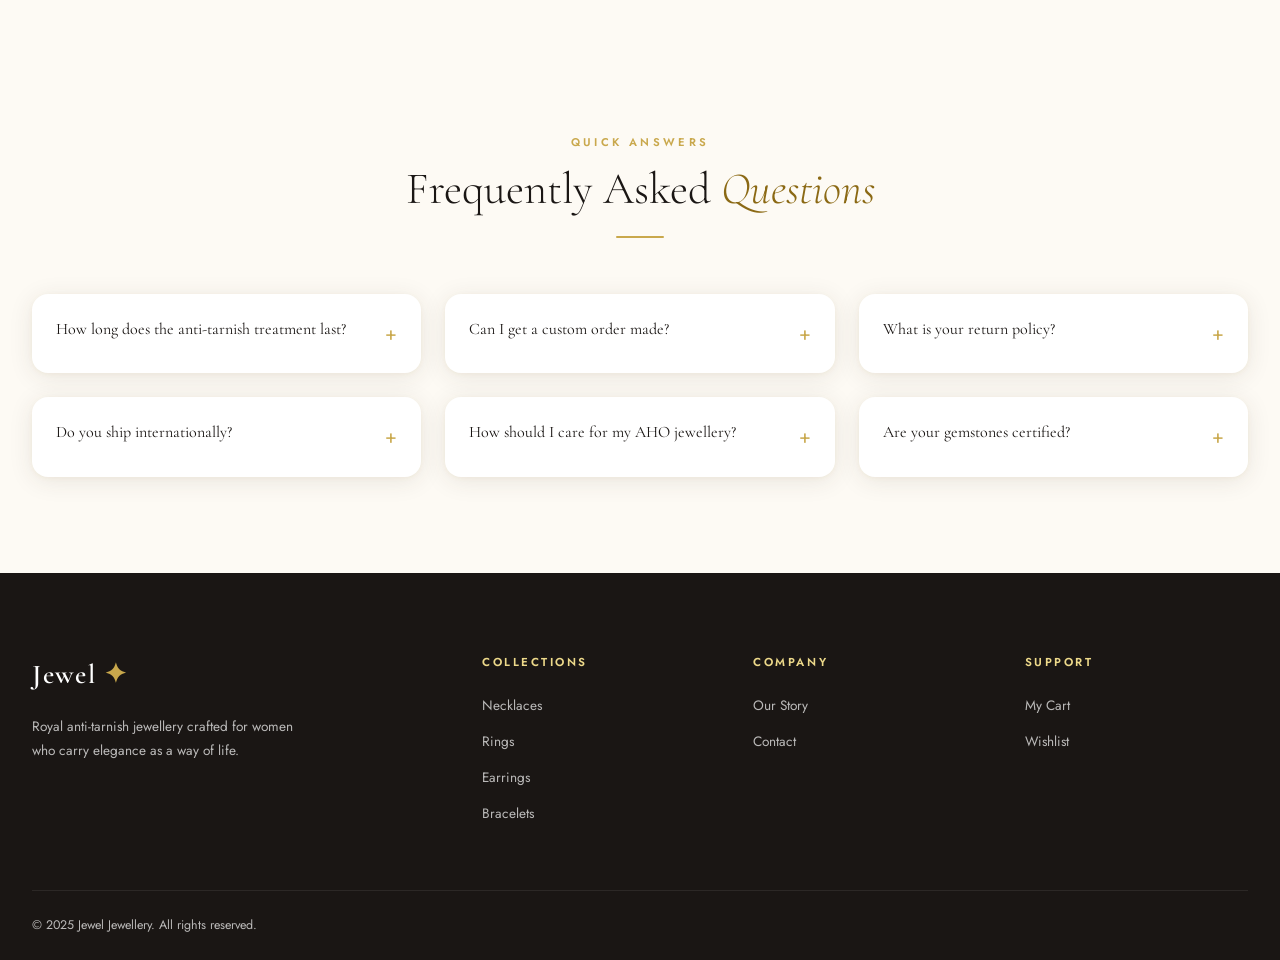
<file: contact.html>
<!DOCTYPE html>
<html lang="en">
<head>
  <meta charset="UTF-8"/>
  <meta name="viewport" content="width=device-width, initial-scale=1.0"/>
  <title>Contact Us — Jewel Jewellery</title>
  <link rel="stylesheet" href="css/style.css"/>
  <style>
    @media (max-width: 768px) {
      .contact-layout { grid-template-columns: 1fr !important; gap: 4rem; }
      .form-grid { grid-template-columns: 1fr !important; }
      .section-title { font-size: 1.8rem; }
    }
  </style>
</head>
<body>

<div class="offers-bar">
  <div class="offers-track">
    <span>🔥 20% OFF TODAY ON ALL ORDERS</span><span>✦</span>
    <span>FREE SHIPPING ABOVE ₹999</span><span>✦</span>
    <span>LIMITED STOCK — SHOP NOW</span><span>✦</span>
    <span>💎 ROYAL ANTI-TARNISH GUARANTEE</span><span>✦</span>
    <span>🔥 20% OFF TODAY ON ALL ORDERS</span><span>✦</span>
    <span>FREE SHIPPING ABOVE ₹999</span><span>✦</span>
    <span>LIMITED STOCK — SHOP NOW</span><span>✦</span>
    <span>💎 ROYAL ANTI-TARNISH GUARANTEE</span><span>✦</span>
  </div>
</div>

<nav class="site-nav" id="mainNav">
  <div class="nav-inner">
    <a href="index.html" class="nav-logo">Jewel <span>✦</span></a>
    <ul class="nav-links">
      <li><a href="index.html">Home</a></li>
      <li><a href="products.html">Collections</a></li>
      <li><a href="about.html">Our Story</a></li>
      <li><a href="contact.html" class="active">Contact</a></li>
    </ul>
    <div class="nav-actions">
      <a href="wishlist.html" class="nav-icon-btn" aria-label="Wishlist">
        <svg viewBox="0 0 24 24" fill="none" stroke="currentColor"><path d="M20.84 4.61a5.5 5.5 0 0 0-7.78 0L12 5.67l-1.06-1.06a5.5 5.5 0 0 0-7.78 7.78L12 21.23l8.84-8.84a5.5 5.5 0 0 0 0-7.78z"/></svg>
        <span class="wish-badge"></span>
      </a>
      <a href="cart.html" class="nav-icon-btn" aria-label="Cart">
        <svg viewBox="0 0 24 24" fill="none" stroke="currentColor"><circle cx="9" cy="21" r="1"/><circle cx="20" cy="21" r="1"/><path d="M1 1h4l2.68 13.39a2 2 0 0 0 2 1.61h9.72a2 2 0 0 0 2-1.61L23 6H6"/></svg>
        <span class="cart-badge"></span>
      </a>
      <button class="hamburger" id="hamburger" aria-label="Toggle menu" aria-expanded="false">
        <span></span><span></span><span></span>
      </button>
    </div>
  </div>
  <div class="mobile-menu" id="mobileMenu">
    <a href="index.html">Home</a>
    <a href="products.html">Collections</a>
    <a href="about.html">Our Story</a>
    <a href="contact.html">Contact</a>
    <a href="wishlist.html">Wishlist</a>
    <a href="cart.html">Cart</a>
  </div>
</nav>

<main class="page-wrapper">
  <div class="page-banner">
    <h1>Get in Touch</h1>
    <p>We'd love to hear from you — our team replies within 24 hours</p>
    <div class="breadcrumb">
      <a href="index.html">Home</a><span>/</span><span>Contact</span>
    </div>
  </div>

  <section style="padding:4rem 0 6rem;">
    <div class="container">
      <div class="contact-layout">

        <!-- Info Panel -->
        <div class="contact-info">
          <h2>Let's Connect</h2>
          <div class="contact-info-visual"></div>
          <p>Whether you have a question about a specific piece, need help with sizing, want to place a custom order, or simply want to share your AHO story — we're here for you.</p>

          <div class="contact-detail">
            <div class="contact-icon">📍</div>
            <div class="contact-detail-text">
              <h4>Visit Us</h4>
              <p>AHO Atelier, 14 Gem Quarter Lane<br/>Johari Bazaar, Jaipur — 302003<br/>Rajasthan, India</p>
            </div>
          </div>

          <div class="contact-detail">
            <div class="contact-icon">📞</div>
            <div class="contact-detail-text">
              <h4>Call Us</h4>
              <p>+91 98765 43210<br/>Mon–Sat, 10am–7pm IST</p>
            </div>
          </div>

          <div class="contact-detail">
            <div class="contact-icon">✉️</div>
            <div class="contact-detail-text">
              <h4>Email Us</h4>
              <p>hello@jeweljewellery.in<br/>care@jeweljewellery.in (After-sales)</p>
            </div>
          </div>

          <div class="contact-detail">
            <div class="contact-icon">🕐</div>
            <div class="contact-detail-text">
              <h4>Response Time</h4>
              <p>We reply to all emails within 24 hours on business days. WhatsApp queries are typically answered within 2 hours.</p>
            </div>
          </div>

          <!-- Social icons -->
          <div style="margin-top:2rem;">
            <p style="font-size:0.72rem;font-weight:600;letter-spacing:0.2em;text-transform:uppercase;color:var(--gold);margin-bottom:1rem;">Follow Us</p>
            <div style="display:flex;gap:0.75rem;">
              <a href="#" class="social-btn" style="border:1.5px solid var(--cream);color:var(--mocha);width:40px;height:40px;border-radius:50%;display:flex;align-items:center;justify-content:center;font-size:1rem;transition:all 0.3s;" aria-label="Instagram">𝕀</a>
              <a href="#" class="social-btn" style="border:1.5px solid var(--cream);color:var(--mocha);width:40px;height:40px;border-radius:50%;display:flex;align-items:center;justify-content:center;font-size:1rem;transition:all 0.3s;" aria-label="Facebook">𝔽</a>
              <a href="#" class="social-btn" style="border:1.5px solid var(--cream);color:var(--mocha);width:40px;height:40px;border-radius:50%;display:flex;align-items:center;justify-content:center;font-size:1rem;transition:all 0.3s;" aria-label="Pinterest">𝕻</a>
              <a href="#" class="social-btn" style="border:1.5px solid var(--cream);color:var(--mocha);width:40px;height:40px;border-radius:50%;display:flex;align-items:center;justify-content:center;font-size:1rem;transition:all 0.3s;" aria-label="YouTube">▶</a>
            </div>
          </div>
        </div>

        <!-- Contact Form -->
        <div class="contact-form-card">
          <h3>Send Us a Message</h3>
          <form class="contact-form" id="contactForm" novalidate>
            <div class="form-grid">
              <div class="form-group">
                <label for="cName">Your Name *</label>
                <input type="text" id="cName" name="name" placeholder="Priya Sharma" required/>
              </div>
              <div class="form-group">
                <label for="cEmail">Email Address *</label>
                <input type="email" id="cEmail" name="email" placeholder="priya@example.com" required/>
              </div>
            </div>
            <div class="form-group" style="margin-bottom:1.25rem;">
              <label for="cPhone">Phone (Optional)</label>
              <input type="tel" id="cPhone" name="phone" placeholder="+91 98765 43210"/>
            </div>
            <div class="form-group" style="margin-bottom:1.25rem;">
              <label for="cSubject">Subject *</label>
              <select id="cSubject" name="subject" required>
                <option value="">Select a topic</option>
                <option>Product Enquiry</option>
                <option>Order Tracking</option>
                <option>Custom Order</option>
                <option>Return / Exchange</option>
                <option>Anti-Tarnish Warranty</option>
                <option>Wholesale / Bulk Order</option>
                <option>Press & Media</option>
                <option>Other</option>
              </select>
            </div>
            <div class="form-group" style="margin-bottom:1.5rem;">
              <label for="cMessage">Message *</label>
              <textarea id="cMessage" name="message" placeholder="Tell us how we can help you…" required style="min-height:130px;"></textarea>
            </div>
            <button type="submit" class="btn-primary full-btn" style="font-size:0.85rem;padding:0.95rem;">Send Message</button>
          </form>
        </div>

      </div>

      <!-- FAQ Section -->
      <div style="margin-top:5rem;">
        <div class="section-header">
          <p class="section-eyebrow">Quick Answers</p>
          <h2 class="section-title">Frequently Asked <em>Questions</em></h2>
          <div class="section-divider"></div>
        </div>
        <div style="display:grid;grid-template-columns:repeat(auto-fit,minmax(300px,1fr));gap:1.5rem;margin-top:1rem;" id="faqGrid"></div>
      </div>

    </div>
  </section>

</main>

<footer class="site-footer">
  <div class="container">
    <div class="footer-grid">
      <div class="footer-brand">
        <a href="index.html" class="nav-logo">Jewel <span style="color:var(--gold)">✦</span></a>
        <p>Royal anti-tarnish jewellery crafted for women who carry elegance as a way of life.</p>
      </div>
      <div class="footer-col"><h4>Collections</h4><ul>
        <li><a href="products.html?cat=necklaces">Necklaces</a></li>
        <li><a href="products.html?cat=rings">Rings</a></li>
        <li><a href="products.html?cat=earrings">Earrings</a></li>
        <li><a href="products.html?cat=bracelets">Bracelets</a></li>
      </ul></div>
      <div class="footer-col"><h4>Company</h4><ul>
        <li><a href="about.html">Our Story</a></li>
        <li><a href="contact.html">Contact</a></li>
      </ul></div>
      <div class="footer-col"><h4>Support</h4><ul>
        <li><a href="cart.html">My Cart</a></li>
        <li><a href="wishlist.html">Wishlist</a></li>
      </ul></div>
    </div>
    <div class="footer-bottom"><span>© 2025 Jewel Jewellery. All rights reserved.</span></div>
  </div>
</footer>

<script src="js/products.js"></script>
<script src="js/cart.js"></script>
<script src="js/wishlist.js"></script>
<script>
(function(){
  const nav = document.getElementById('mainNav');
  window.addEventListener('scroll', () => nav.classList.toggle('scrolled', window.scrollY > 40), { passive: true });
  const ham = document.getElementById('hamburger');
  const mob = document.getElementById('mobileMenu');
  ham.addEventListener('click', () => { const o = mob.classList.toggle('open'); ham.setAttribute('aria-expanded', o); });

  // Contact form
  document.getElementById('contactForm').addEventListener('submit', e => {
    e.preventDefault();
    const form = e.target;
    const inputs = form.querySelectorAll('input[required], select[required], textarea[required]');
    let isValid = true;

    form.querySelectorAll('.error-msg').forEach(m => m.remove());
    inputs.forEach(input => {
      input.classList.remove('error');
      if (!input.value.trim()) {
        isValid = false;
        input.classList.add('error');
        const err = document.createElement('span');
        err.className = 'error-msg';
        err.textContent = 'This field is required';
        input.parentNode.appendChild(err);
      }
    });

    if (!isValid) return;
    Products.showToast('Message sent! We\'ll reply within 24 hours ✦');
    form.reset();
  });

  // FAQs
  const faqs = [
    { q: 'How long does the anti-tarnish treatment last?', a: 'Our 7-layer treatment is designed to last a minimum of 2 years with normal daily wear. In ideal storage conditions, many customers report 4–5 years of preserved shine.' },
    { q: 'Can I get a custom order made?', a: 'Absolutely! We accept custom orders for all piece types. Contact us with your design idea and our team will provide a quote within 48 hours. Lead time is typically 2–4 weeks.' },
    { q: 'What is your return policy?', a: 'We accept returns within 30 days of delivery for unworn pieces in original packaging. Exchange requests are processed within 7 business days of receiving the returned item.' },
    { q: 'Do you ship internationally?', a: 'Yes, we ship to over 40 countries. International shipping typically takes 7–14 business days. Duties and taxes may apply at the destination country.' },
    { q: 'How should I care for my AHO jewellery?', a: 'Store in the provided anti-tarnish pouch. Avoid prolonged exposure to perfumes, chlorine, and saltwater. Wipe gently with a soft cloth after wearing.' },
    { q: 'Are your gemstones certified?', a: 'All precious gemstones above a certain carat weight come with a gemological certificate. Lab-grown stones are clearly labelled and priced accordingly.' },
  ];

  const grid = document.getElementById('faqGrid');
  faqs.forEach(f => {
    const card = document.createElement('div');
    card.style.cssText = 'background:white;border-radius:16px;padding:1.5rem;box-shadow:var(--shadow-card);cursor:pointer;';
    card.innerHTML = `
      <div style="display:flex;justify-content:space-between;align-items:flex-start;gap:0.75rem;">
        <h4 style="font-family:var(--font-display);font-size:1rem;font-weight:400;line-height:1.4;">${f.q}</h4>
        <span class="faq-icon" style="font-size:1.2rem;color:var(--gold);flex-shrink:0;transition:transform 0.3s;">+</span>
      </div>
      <p class="faq-answer" style="font-size:0.85rem;color:var(--mocha);line-height:1.8;margin-top:0;max-height:0;overflow:hidden;transition:max-height 0.4s ease,margin-top 0.3s;">${f.a}</p>`;
    card.addEventListener('click', () => {
      const ans = card.querySelector('.faq-answer');
      const icon = card.querySelector('.faq-icon');
      const isOpen = ans.style.maxHeight !== '0px' && ans.style.maxHeight !== '';
      ans.style.maxHeight = isOpen ? '0px' : '200px';
      ans.style.marginTop = isOpen ? '0' : '0.75rem';
      icon.textContent = isOpen ? '+' : '−';
      icon.style.transform = isOpen ? 'rotate(0)' : 'rotate(0)';
    });
    grid.appendChild(card);
  });
})();
</script>
</body>
</html>
</file>
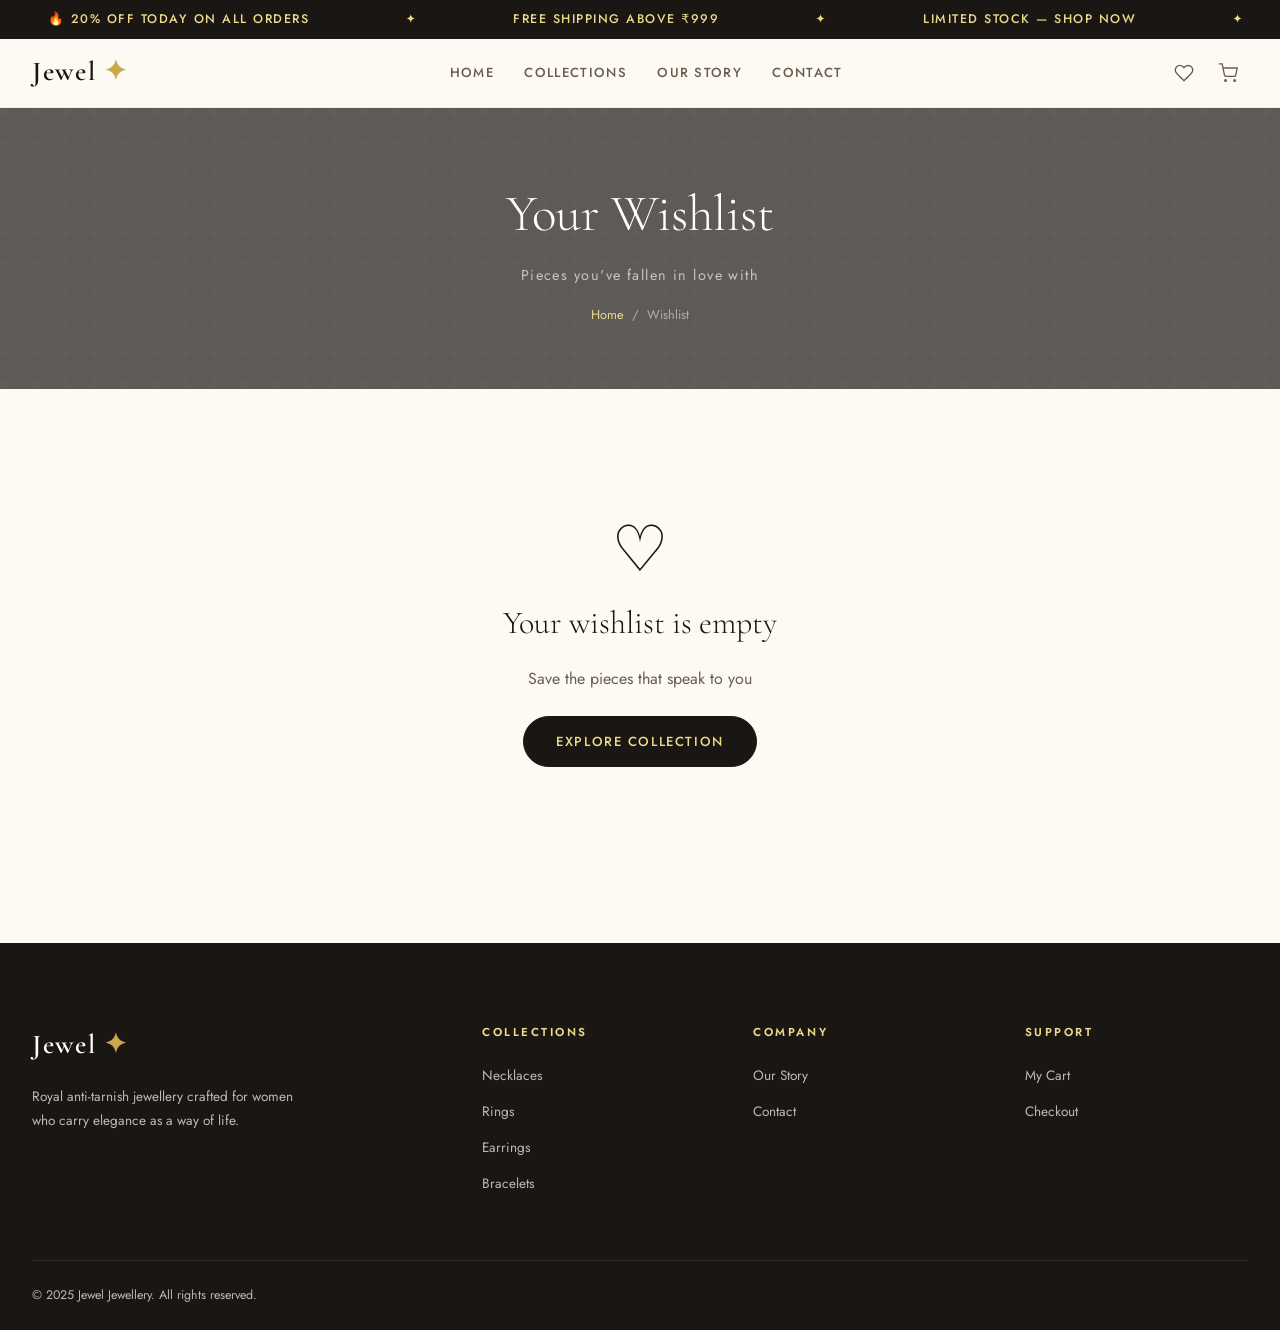
<file: wishlist.html>
<!DOCTYPE html>
<html lang="en">
<head>
  <meta charset="UTF-8"/>
  <meta name="viewport" content="width=device-width, initial-scale=1.0"/>
  <title>Wishlist — Jewel Jewellery</title>
  <link rel="stylesheet" href="css/style.css"/>
</head>
<body>

<div class="offers-bar">
  <div class="offers-track">
    <span>🔥 20% OFF TODAY ON ALL ORDERS</span><span>✦</span>
    <span>FREE SHIPPING ABOVE ₹999</span><span>✦</span>
    <span>LIMITED STOCK — SHOP NOW</span><span>✦</span>
    <span>💎 ROYAL ANTI-TARNISH GUARANTEE</span><span>✦</span>
    <span>🔥 20% OFF TODAY ON ALL ORDERS</span><span>✦</span>
    <span>FREE SHIPPING ABOVE ₹999</span><span>✦</span>
    <span>LIMITED STOCK — SHOP NOW</span><span>✦</span>
    <span>💎 ROYAL ANTI-TARNISH GUARANTEE</span><span>✦</span>
  </div>
</div>

<nav class="site-nav" id="mainNav">
  <div class="nav-inner">
    <a href="index.html" class="nav-logo">Jewel <span>✦</span></a>
    <ul class="nav-links">
      <li><a href="index.html">Home</a></li>
      <li><a href="products.html">Collections</a></li>
      <li><a href="about.html">Our Story</a></li>
      <li><a href="contact.html">Contact</a></li>
    </ul>
    <div class="nav-actions">
      <a href="wishlist.html" class="nav-icon-btn" aria-label="Wishlist">
        <svg viewBox="0 0 24 24" fill="none" stroke="currentColor"><path d="M20.84 4.61a5.5 5.5 0 0 0-7.78 0L12 5.67l-1.06-1.06a5.5 5.5 0 0 0-7.78 7.78L12 21.23l8.84-8.84a5.5 5.5 0 0 0 0-7.78z"/></svg>
        <span class="wish-badge"></span>
      </a>
      <a href="cart.html" class="nav-icon-btn" aria-label="Cart">
        <svg viewBox="0 0 24 24" fill="none" stroke="currentColor"><circle cx="9" cy="21" r="1"/><circle cx="20" cy="21" r="1"/><path d="M1 1h4l2.68 13.39a2 2 0 0 0 2 1.61h9.72a2 2 0 0 0 2-1.61L23 6H6"/></svg>
        <span class="cart-badge"></span>
      </a>
      <button class="hamburger" id="hamburger" aria-label="Toggle menu" aria-expanded="false">
        <span></span><span></span><span></span>
      </button>
    </div>
  </div>
  <div class="mobile-menu" id="mobileMenu">
    <a href="index.html">Home</a>
    <a href="products.html">Collections</a>
    <a href="about.html">Our Story</a>
    <a href="contact.html">Contact</a>
    <a href="wishlist.html">Wishlist</a>
    <a href="cart.html">Cart</a>
  </div>
</nav>

<main class="page-wrapper">
  <div class="page-banner">
    <h1>Your Wishlist</h1>
    <p>Pieces you've fallen in love with</p>
    <div class="breadcrumb">
      <a href="index.html">Home</a><span>/</span><span>Wishlist</span>
    </div>
  </div>
  <section style="padding:3rem 0 6rem;">
    <div class="container">
      <div id="wishlistRoot"></div>
    </div>
  </section>
</main>

<footer class="site-footer">
  <div class="container">
    <div class="footer-grid">
      <div class="footer-brand">
        <a href="index.html" class="nav-logo">Jewel <span style="color:var(--gold)">✦</span></a>
        <p>Royal anti-tarnish jewellery crafted for women who carry elegance as a way of life.</p>
      </div>
      <div class="footer-col"><h4>Collections</h4><ul>
        <li><a href="products.html?cat=necklaces">Necklaces</a></li>
        <li><a href="products.html?cat=rings">Rings</a></li>
        <li><a href="products.html?cat=earrings">Earrings</a></li>
        <li><a href="products.html?cat=bracelets">Bracelets</a></li>
      </ul></div>
      <div class="footer-col"><h4>Company</h4><ul>
        <li><a href="about.html">Our Story</a></li>
        <li><a href="contact.html">Contact</a></li>
      </ul></div>
      <div class="footer-col"><h4>Support</h4><ul>
        <li><a href="cart.html">My Cart</a></li>
        <li><a href="checkout.html">Checkout</a></li>
      </ul></div>
    </div>
    <div class="footer-bottom"><span>© 2025 Jewel Jewellery. All rights reserved.</span></div>
  </div>
</footer>

<script src="js/products.js"></script>
<script src="js/cart.js"></script>
<script src="js/wishlist.js"></script>
<script>
(function(){
  const nav = document.getElementById('mainNav');
  window.addEventListener('scroll', () => nav.classList.toggle('scrolled', window.scrollY > 40), { passive: true });
  const ham = document.getElementById('hamburger');
  const mob = document.getElementById('mobileMenu');
  ham.addEventListener('click', () => { const o = mob.classList.toggle('open'); ham.setAttribute('aria-expanded', o); });
  Wishlist.renderWishlistPage(document.getElementById('wishlistRoot'));
})();
</script>
</body>
</html>
</file>
<file: css/style.css>
/* ═══════════════════════════════════════
   JEWEL JEWELLERY — ROYAL ANTI-TARNISH
   Global Stylesheet
═══════════════════════════════════════ */

@import url('https://fonts.googleapis.com/css2?family=Cormorant+Garamond:ital,wght@0,300;0,400;0,500;0,600;1,300;1,400&family=Jost:wght@300;400;500;600&display=swap');

/* ── Custom Properties ── */
:root {
  --gold: #C9A84C;
  --gold-light: #EDD98A;
  --gold-pale: #F8F0DC;
  --gold-dark: #8B6914;
  --ivory: #FDFAF4;
  --ivory-warm: #F5EDD8;
  --cream: #EDE3CC;
  --nude: #D8C9A8;
  --charcoal: #1A1614;
  --espresso: #3A2E28;
  --mocha: #6B5B4E;
  --mist: #8C7D70;
  --white: #FFFFFF;
  --shadow-sm: 0 2px 12px rgba(139,105,20,0.10);
  --shadow-md: 0 8px 32px rgba(139,105,20,0.15);
  --shadow-lg: 0 20px 60px rgba(139,105,20,0.20);
  --shadow-card: 0 4px 24px rgba(58,46,40,0.10), 0 1px 4px rgba(201,168,76,0.08);
  --radius: 20px;
  --radius-sm: 10px;
  --transition: 0.42s cubic-bezier(0.25, 0.46, 0.45, 0.94);
  --font-display: 'Cormorant Garamond', Georgia, serif;
  --font-body: 'Jost', system-ui, sans-serif;
}

/* ── Reset ── */
*, *::before, *::after { box-sizing: border-box; margin: 0; padding: 0; }
html { scroll-behavior: smooth; font-size: 16px; }
body {
  font-family: var(--font-body);
  background: var(--ivory);
  color: var(--charcoal);
  line-height: 1.65;
  overflow-x: hidden;
  -webkit-font-smoothing: antialiased;
}
img, svg { display: block; max-width: 100%; }
a { color: inherit; text-decoration: none; }
button { cursor: pointer; border: none; background: none; font-family: var(--font-body); transition: transform 0.1s ease; }
button:active, .nav-icon-btn:active { transform: scale(0.96); }
ul { list-style: none; }

/* ── Scrollbar ── */
::-webkit-scrollbar { width: 6px; }
::-webkit-scrollbar-track { background: var(--ivory-warm); }
::-webkit-scrollbar-thumb { background: var(--nude); border-radius: 3px; }

/* ─────────────────────────────────────
   OFFERS MARQUEE BAR
───────────────────────────────────── */
.offers-bar {
  background: var(--charcoal);
  color: var(--gold-light);
  font-family: var(--font-body);
  font-size: 0.78rem;
  font-weight: 500;
  letter-spacing: 0.12em;
  text-transform: uppercase;
  padding: 9px 0;
  overflow: hidden;
  position: relative;
  z-index: 200;
}
.offers-track {
  display: flex;
  width: max-content;
  animation: marquee 28s linear infinite;
}
.offers-track span { padding: 0 3rem; white-space: nowrap; }
@keyframes marquee { from { transform: translateX(0); } to { transform: translateX(-50%); } }

/* ─────────────────────────────────────
   NAV
───────────────────────────────────── */
.site-nav {
  position: sticky; top: 0; z-index: 100;
  background: rgba(253,250,244,0.94);
  backdrop-filter: blur(18px);
  -webkit-backdrop-filter: blur(18px);
  border-bottom: 1px solid rgba(201,168,76,0.18);
  transition: box-shadow var(--transition);
}
.site-nav.scrolled { box-shadow: var(--shadow-sm); }
.nav-inner {
  max-width: 1340px; margin: 0 auto;
  padding: 0 2rem;
  display: flex; align-items: center; gap: 2rem;
  height: 68px;
}
.nav-logo {
  font-family: var(--font-display);
  font-size: 1.7rem; font-weight: 600;
  letter-spacing: 0.06em;
  color: var(--charcoal);
  flex-shrink: 0;
}
.nav-logo span { color: var(--gold); }
.nav-links {
  display: flex; gap: 0.1rem;
  flex: 1; justify-content: center;
}
.nav-links a {
  font-size: 0.82rem; font-weight: 500;
  letter-spacing: 0.1em; text-transform: uppercase;
  color: var(--mocha);
  padding: 0.5rem 0.9rem;
  border-radius: 50px;
  transition: color var(--transition), background var(--transition);
  position: relative;
}
.nav-links a::after {
  content: ''; position: absolute; bottom: 4px; left: 50%; transform: translateX(-50%);
  width: 0; height: 1.5px; background: var(--gold);
  transition: width var(--transition);
}
.nav-links a:hover { color: var(--charcoal); }
.nav-links a:hover::after, .nav-links a.active::after { width: 60%; }
.nav-links a.active { color: var(--charcoal); }

.nav-actions { display: flex; align-items: center; gap: 0.25rem; }
.nav-icon-btn {
  position: relative; width: 40px; height: 40px;
  display: flex; align-items: center; justify-content: center;
  border-radius: 50%;
  color: var(--mocha);
  transition: background var(--transition), color var(--transition);
}
.nav-icon-btn:hover { background: var(--cream); color: var(--charcoal); }
.nav-icon-btn svg { width: 20px; height: 20px; stroke-width: 1.6; }
.cart-badge, .wish-badge {
  position: absolute; top: 3px; right: 3px;
  width: 16px; height: 16px;
  background: var(--gold); color: var(--charcoal);
  font-size: 0.6rem; font-weight: 700;
  border-radius: 50%;
  display: none; align-items: center; justify-content: center;
}
.hamburger { display: none; flex-direction: column; gap: 5px; padding: 8px; }
.hamburger span { display: block; width: 22px; height: 1.5px; background: var(--charcoal); transition: var(--transition); }

/* Hamburger Animation */
.hamburger.active span:nth-child(1) { transform: translateY(6.5px) rotate(45deg); }
.hamburger.active span:nth-child(2) { opacity: 0; }
.hamburger.active span:nth-child(3) { transform: translateY(-6.5px) rotate(-45deg); }

.mobile-menu {
  display: flex;
  flex-direction: column;
  background: var(--white);
  position: fixed;
  top: 68px;
  left: 0;
  width: 100%;
  height: 0;
  overflow: hidden;
  transition: height 0.4s cubic-bezier(0.4, 0, 0.2, 1);
  z-index: 99;
  padding: 0 2rem;
}
.mobile-menu.open { height: calc(100vh - 68px); padding-top: 2rem; padding-bottom: 2rem; }
.mobile-menu a {
  font-size: 0.85rem; font-weight: 500;
  letter-spacing: 0.08em; text-transform: uppercase;
  color: var(--charcoal); padding: 1.25rem 0;
  border-bottom: 1px solid var(--gold-pale);
}
.mobile-menu a:last-child { border: none; }

/* ─────────────────────────────────────
   PAGE WRAPPER
───────────────────────────────────── */
.page-wrapper { min-height: calc(100vh - 68px); }
.container { max-width: 1340px; margin: 0 auto; padding: 0 2rem; }

/* ─────────────────────────────────────
   HERO
───────────────────────────────────── */
.hero {
  min-height: 88vh;
  display: grid; grid-template-columns: 1fr 1fr;
  align-items: center; gap: 4rem;
  padding: 6rem 2rem 4rem;
  max-width: 1340px; margin: 0 auto;
  position: relative;
  background: radial-gradient(circle at 70% 50%, rgba(201,168,76,0.05) 0%, transparent 50%);
}
.hero::before {
  content: '';
  position: absolute; top: 10%; right: -5%;
  width: 45vw; height: 45vw; max-width: 600px; max-height: 600px;
  border-radius: 50%;
  background: radial-gradient(circle, rgba(201,168,76,0.12) 0%, transparent 70%);
  pointer-events: none;
}
.hero-text { position: relative; z-index: 1; }
.hero-eyebrow {
  font-size: 0.72rem; font-weight: 600;
  letter-spacing: 0.28em; text-transform: uppercase;
  color: var(--gold); margin-bottom: 1.2rem;
  display: flex; align-items: center; gap: 0.75rem;
}
.hero-eyebrow::before {
  content: ''; display: block;
  width: 28px; height: 1px; background: var(--gold);
}
.hero-title {
  font-family: var(--font-display);
  font-size: clamp(2.8rem, 5vw, 4.4rem);
  font-weight: 300; line-height: 1.12;
  color: var(--charcoal); margin-bottom: 1.5rem;
}
.hero-title em { font-style: italic; color: var(--gold-dark); }
.hero-sub {
  font-size: 1rem; color: var(--mocha); max-width: 440px;
  line-height: 1.8; margin-bottom: 2.5rem;
}
.hero-ctas { display: flex; gap: 1rem; flex-wrap: wrap; }
.hero-visual {
  position: relative; display: flex; justify-content: center; align-items: center;
}
.hero-orb {
  width: min(440px, 90vw); height: min(440px, 90vw);
  border-radius: 50%;
  background: conic-gradient(from 220deg, #EDD98A, #C9A84C, #F5E6C8, #8B6914, #EDD98A);
  filter: blur(0px);
  display: flex; align-items: center; justify-content: center;
  position: relative;
  animation: orbPulse 6s ease-in-out infinite;
  box-shadow: 0 0 80px rgba(201,168,76,0.3);
}
@keyframes orbPulse {
  0%, 100% { transform: scale(1); box-shadow: 0 0 80px rgba(201,168,76,0.3); }
  50% { transform: scale(1.03); box-shadow: 0 0 120px rgba(201,168,76,0.45); }
}
.hero-orb-inner {
  width: 82%; height: 82%; border-radius: 50%;
  background: var(--ivory) url('https://images.unsplash.com/photo-1515562141207-7a88fb7ce33e?auto=format&fit=crop&q=80&w=800') center/cover no-repeat;
  display: flex; align-items: center; justify-content: center;
  flex-direction: column; gap: 1rem;
  box-shadow: inset 0 0 40px rgba(0,0,0,0.1);
  border: 4px solid var(--white);
}
.hero-gemstone {
  width: 140px; height: 140px;
  position: relative; animation: gemFloat 4s ease-in-out infinite;
  background: url('https://images.unsplash.com/photo-1573408301185-9146fe634ad0?auto=format&fit=crop&q=80&w=400') center/cover no-repeat;
  border-radius: 20px;
  box-shadow: var(--shadow-lg);
}
@keyframes gemFloat {
  0%, 100% { transform: translateY(0); }
  50% { transform: translateY(-12px); }
}
.hero-badge-ring {
  font-family: var(--font-display); font-style: italic;
  font-size: 1.1rem; color: var(--gold-dark); letter-spacing: 0.06em;
}
.hero-stats {
  display: flex; gap: 2.5rem; margin-top: 3rem;
}
.stat-item { text-align: center; }
.stat-num {
  font-family: var(--font-display); font-size: 2rem; font-weight: 500;
  color: var(--charcoal); display: block;
}
.stat-lbl { font-size: 0.72rem; letter-spacing: 0.15em; text-transform: uppercase; color: var(--mist); }

/* ─────────────────────────────────────
   BUTTONS
───────────────────────────────────── */
.btn-primary {
  display: inline-flex; align-items: center; gap: 0.5rem;
  background: var(--charcoal); color: var(--gold-light);
  padding: 0.85rem 2rem; border-radius: 50px;
  font-size: 0.82rem; font-weight: 500; letter-spacing: 0.12em; text-transform: uppercase;
  transition: background var(--transition), transform var(--transition), box-shadow var(--transition);
  border: 1.5px solid var(--charcoal);
  cursor: pointer;
}
.btn-primary:hover { background: var(--gold-dark); border-color: var(--gold-dark); transform: translateY(-2px); box-shadow: var(--shadow-md); }
.btn-ghost {
  display: inline-flex; align-items: center; gap: 0.5rem;
  background: transparent; color: var(--charcoal);
  padding: 0.85rem 2rem; border-radius: 50px;
  font-size: 0.82rem; font-weight: 500; letter-spacing: 0.12em; text-transform: uppercase;
  border: 1.5px solid var(--nude);
  transition: border-color var(--transition), background var(--transition), transform var(--transition);
  cursor: pointer;
}
.btn-ghost:hover { border-color: var(--gold); background: rgba(201,168,76,0.08); transform: translateY(-2px); }
.full-btn { width: 100%; justify-content: center; }

/* ─────────────────────────────────────
   SECTION LABELS
───────────────────────────────────── */
.section-header { text-align: center; margin-bottom: 3.5rem; }
.section-eyebrow {
  font-size: 0.7rem; font-weight: 600; letter-spacing: 0.3em; text-transform: uppercase;
  color: var(--gold); margin-bottom: 0.75rem;
}
.section-title {
  font-family: var(--font-display);
  font-size: clamp(2rem, 3.5vw, 3rem);
  font-weight: 300; color: var(--charcoal); line-height: 1.2;
}
.section-title em { font-style: italic; color: var(--gold-dark); }
.section-divider {
  width: 48px; height: 1.5px; background: var(--gold);
  margin: 1.2rem auto 0; border-radius: 1px;
}

/* ─────────────────────────────────────
   CATEGORY CARDS
───────────────────────────────────── */
.categories-section { padding: 6rem 0; }
.cat-grid {
  display: grid; grid-template-columns: repeat(4, 1fr);
  gap: 1.5rem;
}
.cat-card {
  position: relative; border-radius: 24px; overflow: hidden;
  height: 320px; cursor: pointer;
  transition: transform var(--transition), box-shadow var(--transition);
  text-decoration: none;
}
.cat-card:hover { transform: translateY(-8px) scale(1.02); box-shadow: var(--shadow-lg); }
.cat-card-bg {
  position: absolute; inset: 0;
  transition: transform var(--transition);
}
.cat-card:hover .cat-card-bg { transform: scale(1.06); }

.cat-card-bg.necklaces { background: url('https://images.unsplash.com/photo-1599643478518-a784e5dc4c8f?auto=format&fit=crop&q=80&w=800') center/cover; }
.cat-card-bg.rings { background: url('https://images.unsplash.com/photo-1605100804763-247f67b3557e?auto=format&fit=crop&q=80&w=800') center/cover; }
.cat-card-bg.earrings { background: url('https://images.unsplash.com/photo-1535632066927-ab7c9ab60908?auto=format&fit=crop&q=80&w=800') center/cover; }
.cat-card-bg.bracelets { background: url('https://images.unsplash.com/photo-1611591437281-460bfbe1220a?auto=format&fit=crop&q=80&w=800') center/cover; }

.cat-card-bg::before {
  content: ''; position: absolute; inset: 0;
  background: linear-gradient(to bottom, rgba(0,0,0,0) 40%, rgba(0,0,0,0.6) 100%);
  z-index: 1;
}

.cat-svg { position: absolute; top: 50%; left: 50%; transform: translate(-50%, -60%); width: 120px; opacity: 0.85; }
.cat-card-label {
  position: absolute; bottom: 0; left: 0; right: 0;
  padding: 2rem 1.5rem 1.5rem;
  background: transparent;
  color: white;
  z-index: 2;
}
.cat-card-label h3 {
  font-family: var(--font-display); font-size: 1.4rem; font-weight: 400;
  margin-bottom: 0.2rem;
}
.cat-card-label span { font-size: 0.75rem; letter-spacing: 0.12em; text-transform: uppercase; opacity: 0.75; }

/* ─────────────────────────────────────
   PRODUCT GRID
───────────────────────────────────── */
.product-grid {
  display: grid;
  grid-template-columns: repeat(auto-fill, minmax(260px, 1fr));
  gap: 2rem 1.5rem;
}
.product-card {
  background: var(--white);
  border-radius: 28px;
  overflow: hidden;
  box-shadow: var(--shadow-card);
  transition: transform var(--transition), box-shadow var(--transition);
  opacity: 0; transform: translateY(28px);
  position: relative;
}
.product-card.visible { opacity: 1; transform: translateY(0); transition: opacity 0.5s ease, transform 0.5s ease, box-shadow var(--transition); }
.product-card:hover { transform: translateY(-8px) rotate(-0.4deg); box-shadow: 0 24px 60px rgba(139,105,20,0.18), 0 2px 8px rgba(201,168,76,0.12); }

/* Skeleton Shimmer */
.card-visual.loading::after {
  content: ""; position: absolute; inset: 0;
  background: linear-gradient(90deg, transparent, rgba(255,255,255,0.4), transparent);
  animation: shimmer 1.5s infinite;
}
@keyframes shimmer { 0% { transform: translateX(-100%); } 100% { transform: translateX(100%); } }

.card-visual {
  position: relative; height: 220px;
  background: linear-gradient(135deg, var(--ivory-warm) 0%, var(--cream) 100%);
  display: flex; align-items: center; justify-content: center;
  overflow: hidden;
}
.card-img {
  width: 100%; height: 100%;
  filter: drop-shadow(0 8px 16px rgba(139,105,20,0.25));
  transition: transform var(--transition);
}
.card-img img {
  width: 100%; height: 100%;
  object-fit: cover;
  display: block;
  transition: transform var(--transition);
}
.product-card:hover .card-img { transform: scale(1.08) translateY(-4px); }
.badge {
  position: absolute; top: 12px; left: 12px;
  font-size: 0.65rem; font-weight: 600; letter-spacing: 0.12em; text-transform: uppercase;
  padding: 4px 10px; border-radius: 50px;
}
.badge-bestseller { background: var(--charcoal); color: var(--gold-light); }
.badge-new { background: var(--gold); color: var(--charcoal); }
.badge-sale { background: #C45C5C; color: white; }
.badge-luxury { background: linear-gradient(135deg, #8B6914, #C9A84C); color: white; }
.badge-heritage { background: var(--espresso); color: var(--cream); }
.disc-pill {
  position: absolute; top: 12px; right: 48px;
  background: rgba(201,168,76,0.18); color: var(--gold-dark);
  font-size: 0.65rem; font-weight: 600;
  padding: 3px 8px; border-radius: 50px; letter-spacing: 0.06em;
}
.wish-btn {
  position: absolute; bottom: 10px; right: 12px;
  width: 34px; height: 34px; border-radius: 50%;
  background: rgba(253,250,244,0.85); backdrop-filter: blur(6px);
  display: flex; align-items: center; justify-content: center;
  color: var(--mist); transition: color var(--transition), background var(--transition), transform 0.2s;
  box-shadow: 0 2px 8px rgba(0,0,0,0.08);
}
.wish-btn svg { width: 16px; height: 16px; }
.wish-btn:hover { color: #C45C5C; transform: scale(1.15); background: white; }
.wish-btn.active { color: #C45C5C; }

.card-info { padding: 1.25rem 1.25rem 1.5rem; }
.cat-label {
  font-size: 0.65rem; font-weight: 600; letter-spacing: 0.2em; text-transform: uppercase;
  color: var(--gold); display: block; margin-bottom: 0.4rem;
}
.product-name {
  font-family: var(--font-display); font-size: 1.15rem; font-weight: 400;
  color: var(--charcoal); margin-bottom: 0.4rem; line-height: 1.3;
}
.product-name a { color: inherit; }
.product-name a:hover { color: var(--gold-dark); }
.stars { display: flex; gap: 1px; margin-bottom: 0.7rem; }
.star { font-size: 0.75rem; color: var(--cream); }
.star.filled { color: var(--gold); }
.pricing { display: flex; align-items: baseline; gap: 0.6rem; margin-bottom: 1rem; }
.price-now { font-family: var(--font-display); font-size: 1.2rem; font-weight: 500; color: var(--charcoal); }
.price-was { font-size: 0.82rem; color: var(--mist); text-decoration: line-through; }
.card-actions { display: flex; gap: 0.6rem; }
.btn-cart {
  flex: 1; background: var(--charcoal); color: var(--gold-light);
  padding: 0.6rem 0.8rem; border-radius: 50px;
  font-size: 0.72rem; font-weight: 500; letter-spacing: 0.1em; text-transform: uppercase;
  transition: background var(--transition);
}
.btn-cart:hover { background: var(--gold-dark); }
.btn-cart.adding { background: var(--mocha); pointer-events: none; }
.btn-cart.added { background: #5c9e6b; pointer-events: none; }

.btn-view {
  padding: 0.6rem 1rem; border-radius: 50px;
  border: 1.5px solid var(--cream); font-size: 0.72rem; font-weight: 500;
  letter-spacing: 0.1em; text-transform: uppercase; color: var(--mocha);
  transition: border-color var(--transition), background var(--transition);
}
.btn-view:hover { border-color: var(--gold); background: rgba(201,168,76,0.08); color: var(--charcoal); }

/* ─────────────────────────────────────
   FEATURED SECTION
───────────────────────────────────── */
.featured-section { padding: 5rem 0; background: var(--ivory-warm); }
.featured-section .container { display: grid; grid-template-columns: 1fr 1.6fr; gap: 4rem; align-items: center; }
.featured-text { }
.featured-text p { color: var(--mocha); margin-bottom: 2rem; line-height: 1.9; }
.featured-visual {
  display: grid; grid-template-columns: 1fr 1fr; gap: 1.25rem;
}
.feat-card {
  border-radius: 20px; overflow: hidden;
  background: white; box-shadow: var(--shadow-sm);
  transition: transform var(--transition);
}
.feat-card:hover { transform: translateY(-6px); box-shadow: var(--shadow-md); }
.feat-card-thumb { height: 160px; display: flex; align-items: center; justify-content: center; }
.feat-card-thumb svg { width: 100px; height: 100px; }
.feat-card-info { padding: 1rem; }
.feat-card-info h4 { font-family: var(--font-display); font-size: 1rem; font-weight: 400; }
.feat-card-info span { font-size: 0.8rem; color: var(--gold); font-weight: 500; }

/* ─────────────────────────────────────
   FILTER BAR (products page)
───────────────────────────────────── */
.filter-bar {
  display: flex; align-items: center; gap: 0.75rem; flex-wrap: wrap;
  margin-bottom: 2.5rem;
}
.filter-chip {
  padding: 0.5rem 1.25rem; border-radius: 50px;
  font-size: 0.78rem; font-weight: 500; letter-spacing: 0.08em; text-transform: uppercase;
  border: 1.5px solid var(--cream); color: var(--mocha);
  background: white; cursor: pointer;
  transition: all var(--transition);
}
.filter-chip:hover { border-color: var(--gold); color: var(--charcoal); }
.filter-chip.active { background: var(--charcoal); color: var(--gold-light); border-color: var(--charcoal); }
.filter-right { margin-left: auto; display: flex; gap: 0.75rem; align-items: center; }
.sort-select {
  padding: 0.5rem 1rem; border-radius: 50px;
  border: 1.5px solid var(--cream); background: white;
  font-family: var(--font-body); font-size: 0.8rem; color: var(--mocha); cursor: pointer;
  outline: none; appearance: none;
  background-image: url("data:image/svg+xml,%3Csvg viewBox='0 0 24 24' xmlns='http://www.w3.org/2000/svg'%3E%3Cpath d='M6 9l6 6 6-6' fill='none' stroke='%238C7D70' stroke-width='1.5'/%3E%3C/svg%3E");
  background-repeat: no-repeat; background-position: right 10px center; background-size: 16px;
  padding-right: 2rem;
}

/* ─────────────────────────────────────
   PRODUCT DETAIL PAGE
───────────────────────────────────── */
.product-detail-layout {
  display: grid; grid-template-columns: 1fr 1fr;
  gap: 5rem; padding: 4rem 0 6rem; align-items: start;
}
.pd-visual {
  position: sticky; top: 100px;
}
.pd-main-img {
  width: 100%; aspect-ratio: 1;
  background: var(--ivory-warm);
  border-radius: 32px;
  display: flex; align-items: center; justify-content: center;
  box-shadow: var(--shadow-md); overflow: hidden;
}
.pd-main-img svg { width: 60%; height: 60%; filter: drop-shadow(0 12px 24px rgba(139,105,20,0.3)); }
.pd-main-img img {
  width: 100%; height: 100%;
  object-fit: cover;
  display: block;
}
.pd-thumbs { display: flex; gap: 0.75rem; margin-top: 1rem; }
.pd-thumb {
  width: 72px; height: 72px; border-radius: 14px;
  background: var(--cream); display: flex; align-items: center; justify-content: center;
  cursor: pointer; border: 2px solid transparent;
  transition: border-color var(--transition);
  overflow: hidden;
}
.pd-thumb.active { border-color: var(--gold); }
.pd-thumb svg { width: 44px; height: 44px; }
.pd-info { padding-top: 0.5rem; }
.pd-cat { font-size: 0.7rem; letter-spacing: 0.22em; text-transform: uppercase; color: var(--gold); font-weight: 600; margin-bottom: 0.6rem; }
.pd-name { font-family: var(--font-display); font-size: clamp(1.8rem, 3vw, 2.6rem); font-weight: 300; line-height: 1.15; margin-bottom: 0.8rem; }
.pd-stars { display: flex; gap: 2px; margin-bottom: 1.5rem; }
.pd-pricing { display: flex; align-items: baseline; gap: 1rem; margin-bottom: 1.8rem; }
.pd-price { font-family: var(--font-display); font-size: 2rem; font-weight: 500; }
.pd-was { font-size: 1rem; color: var(--mist); text-decoration: line-through; }
.pd-disc { font-size: 0.8rem; font-weight: 600; color: #5c9e6b; background: #e8f5ec; padding: 3px 10px; border-radius: 50px; }
.pd-desc { color: var(--mocha); line-height: 1.9; margin-bottom: 2rem; }
.pd-features { margin-bottom: 2rem; }
.pd-features li {
  display: flex; align-items: center; gap: 0.6rem;
  font-size: 0.88rem; color: var(--mocha); padding: 0.4rem 0;
  border-bottom: 1px solid var(--cream);
}
.pd-features li::before { content: '✦'; color: var(--gold); font-size: 0.6rem; }
.pd-actions { display: flex; flex-direction: column; gap: 0.75rem; }
.pd-actions-row { display: flex; gap: 0.75rem; }
.pd-qty { display: flex; align-items: center; gap: 0; border: 1.5px solid var(--cream); border-radius: 50px; overflow: hidden; }
.pd-qty button {
  width: 40px; height: 42px; font-size: 1.2rem; color: var(--mocha);
  transition: background var(--transition);
}
.pd-qty button:hover { background: var(--cream); }
.pd-qty span { width: 36px; text-align: center; font-size: 0.95rem; font-weight: 500; }

/* ─────────────────────────────────────
   CART PAGE
───────────────────────────────────── */
.cart-layout { display: grid; grid-template-columns: 1fr 360px; gap: 2.5rem; padding: 3rem 0 6rem; align-items: start; }
.cart-items { display: flex; flex-direction: column; gap: 1rem; }
.cart-row {
  display: grid; grid-template-columns: 90px 1fr auto auto auto;
  gap: 1.25rem; align-items: center;
  background: white; border-radius: 18px; padding: 1.25rem 1.5rem;
  box-shadow: var(--shadow-card);
  transition: box-shadow var(--transition);
}
.cart-row:hover { box-shadow: var(--shadow-md); }
.cart-thumb { width: 80px; height: 80px; border-radius: 14px; background: var(--ivory-warm); display: flex; align-items: center; justify-content: center; overflow: hidden; }
.cart-thumb svg { width: 58px; height: 58px; }
.cart-thumb img {
  width: 100%; height: 100%;
  object-fit: cover;
  display: block;
}
.cart-details h3 { font-family: var(--font-display); font-size: 1rem; font-weight: 400; margin-bottom: 0.2rem; }
.cart-details h3 a:hover { color: var(--gold-dark); }
.cart-cat { font-size: 0.68rem; text-transform: uppercase; letter-spacing: 0.12em; color: var(--gold); font-weight: 600; display: block; margin-bottom: 0.3rem; }
.cart-price { font-family: var(--font-display); font-size: 1.1rem; }
.cart-qty { display: flex; align-items: center; gap: 0.5rem; }
.qty-btn {
  width: 30px; height: 30px; border-radius: 50%;
  border: 1.5px solid var(--cream); color: var(--mocha); font-size: 1rem;
  display: flex; align-items: center; justify-content: center;
  transition: background var(--transition), border-color var(--transition);
}
.qty-btn:hover { background: var(--cream); border-color: var(--gold); }
.qty-val { width: 28px; text-align: center; font-weight: 500; }
.cart-subtotal { font-family: var(--font-display); font-size: 1.05rem; font-weight: 500; white-space: nowrap; }
.cart-remove { color: var(--mist); font-size: 0.8rem; width: 28px; height: 28px; border-radius: 50%; display: flex; align-items: center; justify-content: center; transition: background var(--transition), color var(--transition); }
.cart-remove:hover { background: #fce8e8; color: #c45c5c; }

.cart-summary {
  background: white; border-radius: 20px; padding: 2rem;
  box-shadow: var(--shadow-card);
}
.cart-summary h2 { font-family: var(--font-display); font-size: 1.5rem; font-weight: 400; margin-bottom: 1.5rem; }
.summary-row { display: flex; justify-content: space-between; align-items: center; padding: 0.7rem 0; border-bottom: 1px solid var(--cream); font-size: 0.9rem; }
.summary-row:last-of-type { border: none; }
.total-row { font-weight: 600; font-size: 1.1rem; margin-top: 0.5rem; }
.total-row span:last-child { font-family: var(--font-display); font-size: 1.3rem; }
.free-ship-note { font-size: 0.78rem; color: #5c9e6b; text-align: center; margin: 0.5rem 0 1rem; }
.cart-summary .btn-primary, .cart-summary .btn-ghost { margin-top: 0.75rem; }

/* ─────────────────────────────────────
   EMPTY STATES
───────────────────────────────────── */
.empty-cart {
  text-align: center; padding: 5rem 2rem;
  display: flex; flex-direction: column; align-items: center; gap: 1rem;
}
.empty-icon { font-size: 4rem; line-height: 1; }
.empty-cart h2 { font-family: var(--font-display); font-size: 2rem; font-weight: 300; }
.empty-cart p { color: var(--mocha); }
.empty-cart .btn-primary { margin-top: 0.5rem; }
.empty-msg { text-align: center; padding: 4rem; color: var(--mocha); grid-column: 1/-1; }

/* ─────────────────────────────────────
   CHECKOUT PAGE
───────────────────────────────────── */
.checkout-layout { display: grid; grid-template-columns: 1.4fr 1fr; gap: 3rem; padding: 3rem 0 6rem; align-items: start; }
.checkout-form-section h2 { font-family: var(--font-display); font-size: 1.8rem; font-weight: 300; margin-bottom: 2rem; }
.form-section { margin-bottom: 2.5rem; }
.form-section h3 { font-size: 0.75rem; font-weight: 600; letter-spacing: 0.2em; text-transform: uppercase; color: var(--gold); margin-bottom: 1.25rem; padding-bottom: 0.5rem; border-bottom: 1px solid var(--cream); }
.form-grid { display: grid; grid-template-columns: 1fr 1fr; gap: 1rem; }
.form-grid.full { grid-template-columns: 1fr; }
.form-group { display: flex; flex-direction: column; gap: 0.4rem; }
.form-group label { font-size: 0.78rem; font-weight: 500; color: var(--mocha); letter-spacing: 0.06em; }
.form-group input, .form-group select, .form-group textarea {
  padding: 0.75rem 1rem; border-radius: var(--radius-sm);
  border: 1.5px solid var(--cream); background: white;
  font-family: var(--font-body); font-size: 0.9rem; color: var(--charcoal);
  transition: border-color var(--transition);
  outline: none;
}
.form-group input:focus, .form-group select:focus, .form-group textarea:focus { border-color: var(--gold); }
.form-group input.error { border-color: #C45C5C; background: #FFF9F9; }
.form-group textarea { resize: vertical; min-height: 80px; }
.error-msg { color: #C45C5C; font-size: 0.7rem; font-weight: 500; margin-top: 0.2rem; display: block; animation: fadeIn 0.3s ease; }
@keyframes fadeIn { from { opacity: 0; transform: translateY(-4px); } to { opacity: 1; transform: translateY(0); } }
.payment-options { display: grid; grid-template-columns: 1fr 1fr; gap: 0.75rem; }
.pay-option {
  border: 2px solid var(--cream); border-radius: 12px; padding: 1rem;
  cursor: pointer; transition: border-color var(--transition), background var(--transition);
  display: flex; align-items: center; gap: 0.75rem;
}
.pay-option input { width: 16px; height: 16px; accent-color: var(--gold); }
.pay-option:has(input:checked) { border-color: var(--gold); background: rgba(201,168,76,0.06); }
.pay-option-icon { font-size: 1.4rem; }
.pay-option-label { font-size: 0.85rem; font-weight: 500; }
.checkout-summary { background: white; border-radius: 20px; padding: 2rem; box-shadow: var(--shadow-card); }
.checkout-summary h3 { font-family: var(--font-display); font-size: 1.4rem; font-weight: 400; margin-bottom: 1.5rem; }
.co-item { display: flex; align-items: center; gap: 0.9rem; padding: 0.65rem 0; border-bottom: 1px solid var(--cream); }
.co-thumb { width: 48px; height: 48px; border-radius: 10px; background: var(--ivory-warm); display: flex; align-items: center; justify-content: center; flex-shrink: 0; }
.co-thumb svg { width: 36px; height: 36px; }
.co-thumb img { width: 100%; height: 100%; object-fit: cover; border-radius: 8px; }
.co-item-info { flex: 1; }
.co-item-info h4 { font-size: 0.88rem; font-weight: 500; line-height: 1.3; }
.co-item-info span { font-size: 0.75rem; color: var(--mist); }
.co-item-price { font-family: var(--font-display); font-size: 0.95rem; font-weight: 500; flex-shrink: 0; }

/* ─────────────────────────────────────
   ABOUT PAGE
───────────────────────────────────── */
.about-hero { padding: 6rem 0 4rem; text-align: center; }
.about-story { padding: 5rem 0; display: grid; grid-template-columns: 1fr 1fr; gap: 5rem; align-items: center; }
.about-story-text p { color: var(--mocha); line-height: 1.9; margin-bottom: 1.2rem; }
.about-visual-panel {
  height: 480px; border-radius: 32px;
  background: url('https://images.unsplash.com/photo-1450297350677-623de575f31c?auto=format&fit=crop&q=80&w=1200') center/cover no-repeat;
  display: flex; align-items: center; justify-content: center;
  position: relative; overflow: hidden;
  box-shadow: var(--shadow-lg);
}
.about-orb {
  width: 280px; height: 280px; border-radius: 50%;
  background: conic-gradient(from 0deg, var(--gold-light), var(--gold), var(--gold-dark), var(--gold-light));
  opacity: 0.35; position: absolute;
  backdrop-filter: blur(10px);
}
.about-gem { width: 160px; height: 160px; position: relative; z-index: 1; animation: gemFloat 5s ease-in-out infinite; }
.about-gem img {
  width: 100%; height: 100%;
  object-fit: cover;
  border-radius: 20px;
  box-shadow: var(--shadow-lg);
}
.values-section { padding: 5rem 0; background: var(--ivory-warm); }
.values-grid { display: grid; grid-template-columns: repeat(3, 1fr); gap: 2rem; }
.value-card { background: white; border-radius: 20px; padding: 2.5rem 2rem; box-shadow: var(--shadow-card); }
.value-icon { font-size: 2rem; margin-bottom: 1rem; }
.value-card h3 { font-family: var(--font-display); font-size: 1.3rem; font-weight: 400; margin-bottom: 0.8rem; }
.value-card p { font-size: 0.88rem; color: var(--mocha); line-height: 1.8; }
.team-section { padding: 5rem 0; }
.team-grid { display: grid; grid-template-columns: repeat(3, 1fr); gap: 2rem; }
.team-card { text-align: center; }
.team-avatar {
  width: 120px; height: 120px; border-radius: 50%; margin: 0 auto 1.25rem;
  display: flex; align-items: center; justify-content: center; font-size: 2.5rem;
}
.team-card h4 { font-family: var(--font-display); font-size: 1.2rem; font-weight: 400; margin-bottom: 0.3rem; }
.team-card span { font-size: 0.78rem; text-transform: uppercase; letter-spacing: 0.14em; color: var(--gold); }

/* ─────────────────────────────────────
   CONTACT PAGE
───────────────────────────────────── */
.contact-layout { display: grid; grid-template-columns: 1fr 1.2fr; gap: 4rem; padding: 4rem 0 6rem; align-items: start; }
.contact-info h2 { font-family: var(--font-display); font-size: 2rem; font-weight: 300; margin-bottom: 1rem; }
.contact-info p { color: var(--mocha); line-height: 1.9; margin-bottom: 2rem; }
.contact-info-visual {
  width: 100%; height: 200px;
  border-radius: 20px;
  margin-bottom: 2rem;
  background: url('https://images.unsplash.com/photo-1573408301185-9146fe634ad0?auto=format&fit=crop&q=80&w=800') center/cover no-repeat;
  box-shadow: var(--shadow-md);
}
.contact-detail { display: flex; align-items: flex-start; gap: 1rem; margin-bottom: 1.5rem; }
.contact-icon { width: 42px; height: 42px; border-radius: 12px; background: var(--cream); display: flex; align-items: center; justify-content: center; font-size: 1.1rem; flex-shrink: 0; }
.contact-detail-text h4 { font-size: 0.78rem; font-weight: 600; letter-spacing: 0.14em; text-transform: uppercase; color: var(--gold); margin-bottom: 0.25rem; }
.contact-detail-text p { font-size: 0.9rem; color: var(--mocha); line-height: 1.6; }
.contact-form-card { background: white; border-radius: 24px; padding: 2.5rem; box-shadow: var(--shadow-md); }
.contact-form-card h3 { font-family: var(--font-display); font-size: 1.6rem; font-weight: 300; margin-bottom: 2rem; }
.contact-form .form-group { margin-bottom: 1.25rem; }

/* ─────────────────────────────────────
   PAGE HEADER BANNER
───────────────────────────────────── */
.page-banner {
  background: linear-gradient(rgba(26,22,20,0.7), rgba(26,22,20,0.7)), url('https://images.unsplash.com/photo-1515562141207-7a88fb7ce33e?auto=format&fit=crop&q=80&w=1600') center/cover no-repeat;
  padding: 4rem 2rem; text-align: center; position: relative; overflow: hidden;
}
.page-banner::after {
  content: ''; position: absolute; top: 0; left: 0; right: 0; bottom: 0;
  background: url("data:image/svg+xml,%3Csvg width='60' height='60' viewBox='0 0 60 60' xmlns='http://www.w3.org/2000/svg'%3E%3Cg fill='none' fill-rule='evenodd'%3E%3Cg fill='%23C9A84C' fill-opacity='0.05'%3E%3Cpath d='M36 34v-4h-2v4h-4v2h4v4h2v-4h4v-2h-4zm0-30V0h-2v4h-4v2h4v4h2V6h4V4h-4zM6 34v-4H4v4H0v2h4v4h2v-4h4v-2H6zM6 4V0H4v4H0v2h4v4h2V6h4V4H6z'/%3E%3C/g%3E%3C/g%3E%3C/svg%3E");
  pointer-events: none;
}
.page-banner h1 {
  font-family: var(--font-display); font-size: clamp(2rem, 4vw, 3.2rem);
  font-weight: 300; color: white; margin-bottom: 0.5rem; position: relative; z-index: 1;
}
.page-banner p { color: rgba(255,255,255,0.65); font-size: 0.9rem; letter-spacing: 0.1em; position: relative; z-index: 1; }
.breadcrumb { display: flex; justify-content: center; gap: 0.5rem; font-size: 0.8rem; color: rgba(255,255,255,0.5); margin-top: 1rem; position: relative; z-index: 1; }
.breadcrumb a { color: var(--gold-light); }
.breadcrumb a:hover { color: var(--gold); }

/* ─────────────────────────────────────
   FOOTER
───────────────────────────────────── */
.site-footer {
  background: var(--charcoal); color: rgba(255,255,255,0.7);
  padding: 5rem 0 0; overflow: hidden;
}
.footer-grid {
  display: grid; grid-template-columns: 1.8fr 1fr 1fr 1fr;
  gap: 3rem; margin-bottom: 4rem;
}
.footer-brand .nav-logo { color: white; margin-bottom: 1rem; display: block; }
.footer-brand p { font-size: 0.85rem; line-height: 1.8; max-width: 280px; }
.footer-col h4 { font-size: 0.72rem; font-weight: 600; letter-spacing: 0.22em; text-transform: uppercase; color: var(--gold-light); margin-bottom: 1.25rem; }
.footer-col ul { display: flex; flex-direction: column; gap: 0.6rem; }
.footer-col a { font-size: 0.85rem; transition: color var(--transition); }
.footer-col a:hover { color: var(--gold-light); }
.footer-bottom {
  border-top: 1px solid rgba(255,255,255,0.08);
  padding: 1.5rem 0;
  display: flex; justify-content: space-between; align-items: center;
  font-size: 0.78rem;
}
.social-links { display: flex; gap: 0.75rem; }
.social-btn {
  width: 36px; height: 36px; border-radius: 50%;
  border: 1px solid rgba(255,255,255,0.15);
  display: flex; align-items: center; justify-content: center;
  font-size: 0.85rem; transition: border-color var(--transition), background var(--transition);
  color: rgba(255,255,255,0.7);
}
.social-btn:hover { border-color: var(--gold); background: rgba(201,168,76,0.12); color: var(--gold); }

/* ─────────────────────────────────────
   TRUST STRIP
───────────────────────────────────── */
.trust-strip { padding: 4rem 0; background: transparent; }
.trust-grid { 
  display: flex; 
  flex-wrap: wrap; 
  justify-content: center; 
  gap: 1.5rem; 
}
.trust-item { 
  display: flex; 
  align-items: center; 
  gap: 1rem; 
  background: var(--white);
  padding: 0.75rem 1.5rem;
  border-radius: 100px;
  box-shadow: var(--shadow-sm);
  border: 1px solid var(--gold-pale);
  transition: transform 0.3s ease;
}
.trust-item:hover { transform: translateY(-5px); }
.trust-icon { 
  font-size: 1.2rem; 
  width: 40px; height: 40px; 
  background: var(--ivory-warm); 
  border-radius: 50%; 
  display: flex; align-items: center; justify-content: center;
  flex-shrink: 0;
}
.trust-text h5 { font-size: 0.85rem; font-weight: 600; color: var(--charcoal); line-height: 1; margin-bottom: 2px; }
.trust-text p { font-size: 0.72rem; color: var(--mist); }

/* ─────────────────────────────────────
   TOAST
───────────────────────────────────── */
#jewel-toast {
  position: fixed; bottom: 2rem; left: 50%; transform: translateX(-50%) translateY(20px);
  background: var(--charcoal); color: var(--gold-light);
  padding: 0.8rem 1.8rem; border-radius: 50px;
  font-size: 0.85rem; font-weight: 500;
  box-shadow: var(--shadow-lg);
  opacity: 0; pointer-events: none;
  transition: opacity 0.3s, transform 0.3s;
  z-index: 3000; white-space: nowrap;
}
#jewel-toast.show { opacity: 1; transform: translateX(-50%) translateY(0); }

/* ─────────────────────────────────────
   WHATSAPP FLOATING CHAT
───────────────────────────────────── */
.wa-float {
  position: fixed;
  bottom: 20px;
  left: 20px;
  right: auto;
  z-index: 2500;
  display: none;
  align-items: flex-start;
  justify-content: center;
  flex-direction: column-reverse;
}

@media (max-width: 768px) {
  .wa-float { display: flex; }
}

.wa-btn {
  width: 56px;
  height: 56px;
  background: #25D366;
  color: #FFFFFF;
  border-radius: 50%;
  display: flex;
  align-items: center;
  justify-content: center;
  box-shadow: 0 4px 15px rgba(0,0,0,0.15);
  transition: transform 0.3s cubic-bezier(0.175, 0.885, 0.32, 1.2);
}

.wa-btn svg { width: 26px; height: 26px; fill: currentColor; }

.wa-tooltip {
  background: var(--white);
  padding: 10px 14px;
  border-radius: 12px;
  box-shadow: var(--shadow-sm);
  font-size: 0.8rem;
  font-weight: 500;
  color: var(--mocha);
  margin-bottom: 12px;
  border: 1px solid var(--gold-pale);
  white-space: nowrap;
  opacity: 0;
  transform: translateY(10px);
  transition: opacity 0.4s ease, transform 0.4s ease;
  pointer-events: none;
}

.wa-float.active .wa-tooltip { opacity: 1; transform: translateY(0); }

/* ─────────────────────────────────────
   ORDER CONFIRMATION
───────────────────────────────────── */
.order-success {
  text-align: center; padding: 5rem 2rem;
  display: flex; flex-direction: column; align-items: center; gap: 1.5rem;
}
.order-success-icon { font-size: 4rem; }
.order-success h1 { font-family: var(--font-display); font-size: 2.5rem; font-weight: 300; }
.order-success p { color: var(--mocha); max-width: 400px; }

/* ─────────────────────────────────────
   SEARCH BAR
───────────────────────────────────── */
.search-wrap {
  position: relative; max-width: 420px; flex: 1;
}
.search-input {
  width: 100%; padding: 0.55rem 1rem 0.55rem 2.5rem;
  border: 1.5px solid var(--cream); border-radius: 50px; background: white;
  font-family: var(--font-body); font-size: 0.85rem; color: var(--charcoal);
  outline: none; transition: border-color var(--transition);
}
.search-input:focus { border-color: var(--gold); }
.search-icon {
  position: absolute; left: 0.85rem; top: 50%; transform: translateY(-50%);
  color: var(--mist); pointer-events: none;
}
.search-icon svg { width: 15px; height: 15px; }

/* ─────────────────────────────────────
   SECTION PADDING
───────────────────────────────────── */
.products-section { padding: 4rem 0 6rem; }
.bestsellers-section { padding: 5rem 0; }

/* ─────────────────────────────────────
   NEWSLETTER
───────────────────────────────────── */
.newsletter-section {
  padding: 5rem 0;
  background: linear-gradient(135deg, var(--charcoal), var(--espresso));
  text-align: center; position: relative; overflow: hidden;
}
.newsletter-section::before {
  content: ''; position: absolute; top: -50%; left: -20%;
  width: 500px; height: 500px; border-radius: 50%;
  background: radial-gradient(circle, rgba(201,168,76,0.1) 0%, transparent 70%);
}
.newsletter-section h2 { font-family: var(--font-display); font-size: clamp(1.8rem, 3vw, 2.8rem); font-weight: 300; color: white; margin-bottom: 0.75rem; }
.newsletter-section p { color: rgba(255,255,255,0.65); margin-bottom: 2rem; }
.newsletter-form { display: flex; gap: 0.75rem; justify-content: center; max-width: 480px; margin: 0 auto; }
.newsletter-form input {
  flex: 1; padding: 0.85rem 1.25rem; border-radius: 50px;
  border: none; background: rgba(255,255,255,0.1); color: white;
  font-family: var(--font-body); font-size: 0.9rem;
  outline: none; backdrop-filter: blur(10px);
}
.newsletter-form input::placeholder { color: rgba(255,255,255,0.45); }
.newsletter-form button { background: var(--gold); color: var(--charcoal); border-radius: 50px; padding: 0.85rem 1.8rem; font-size: 0.82rem; font-weight: 600; letter-spacing: 0.1em; text-transform: uppercase; transition: background var(--transition); white-space: nowrap; }
.newsletter-form button:hover { background: var(--gold-light); }

/* ─────────────────────────────────────
   RESPONSIVE
───────────────────────────────────── */
@media (max-width: 1100px) {
  .checkout-summary, .cart-summary { position: static; }
  .footer-grid { grid-template-columns: 1fr 1fr; }
  .cat-grid { grid-template-columns: repeat(2, 1fr); }
  .hero { grid-template-columns: 1fr; text-align: center; gap: 3rem; }
  .hero::before { display: none; }
  .hero-sub { margin: 0 auto 2.5rem; }
  .hero-ctas { justify-content: center; }
  .hero-stats { justify-content: center; }
  .hero-visual { order: -1; }
  .hero-orb { width: 280px; height: 280px; }
  .featured-section .container { grid-template-columns: 1fr; }
  .about-story { grid-template-columns: 1fr; }
  .checkout-layout { grid-template-columns: 1fr; }
  .contact-layout { grid-template-columns: 1fr; }
}
@media (max-width: 768px) {
  .product-grid {
    grid-template-columns: repeat(2, 1fr); 
    gap: 1.25rem 0.75rem; 
  }
  .card-info { padding: 0.85rem; }
  .product-name { font-size: 0.95rem; min-height: 2.6rem; display: -webkit-box; -webkit-line-clamp: 2; -webkit-box-orient: vertical; overflow: hidden; }
  .pricing { margin-bottom: 0.75rem; gap: 0.4rem; }
  .price-now { font-size: 1rem; }
  .card-actions { flex-direction: column; }
  .btn-cart, .btn-view { padding: 0.5rem; font-size: 0.65rem; }
  .card-visual { height: 160px; }
  .card-img { width: 100px; height: 100px; }
  .card-img svg { width: 100%; height: 100%; }
  .badge { font-size: 0.55rem; padding: 2px 6px; }
  .disc-pill { right: 10px; top: 40px; }
  
  .nav-links { display: none; }
  .nav-inner { justify-content: space-between; gap: 0.5rem; padding: 0 1rem; }
  .nav-logo { font-size: 1.4rem; }
  .nav-icon-btn { width: 32px; height: 32px; }
  .nav-icon-btn svg { width: 18px; height: 18px; }

  .hamburger { display: flex; }
  .cart-layout { grid-template-columns: 1fr; }
  .cart-row { grid-template-columns: 64px 1fr; grid-template-rows: auto auto; row-gap: 0.75rem; }
  .cart-qty { grid-column: 2; }
  .cart-subtotal { display: none; }
  .cart-remove { position: absolute; top: 1rem; right: 1rem; }
  .cart-row { position: relative; }
  .trust-grid { grid-template-columns: repeat(2, 1fr); }
  .values-grid { grid-template-columns: 1fr; }
  .team-grid { grid-template-columns: repeat(2, 1fr); }
  .product-detail-layout { grid-template-columns: 1fr; }
  .pd-visual { position: static; }
  .form-grid { grid-template-columns: 1fr; }
  .payment-options { grid-template-columns: 1fr; }
  .newsletter-form { flex-direction: column; align-items: stretch; }
  .footer-grid { grid-template-columns: 1fr; gap: 2rem; }
  .footer-bottom { flex-direction: column; gap: 1rem; text-align: center; }
  .hero { padding: 2.5rem 1.25rem; }
  .container { padding: 0 1.25rem; }
}
@media (max-width: 480px) {
  .cat-grid { grid-template-columns: repeat(2, 1fr); gap: 0.75rem; }
  .hero-orb { width: 220px; height: 220px; }
  .hero-title { font-size: 1.75rem; }
  .btn-primary, .btn-ghost { padding: 0.7rem 1.25rem; font-size: 0.7rem; }
  .nav-inner { padding: 0 0.75rem; gap: 0.25rem; }
  .team-grid { grid-template-columns: 1fr; }
}
</file>
